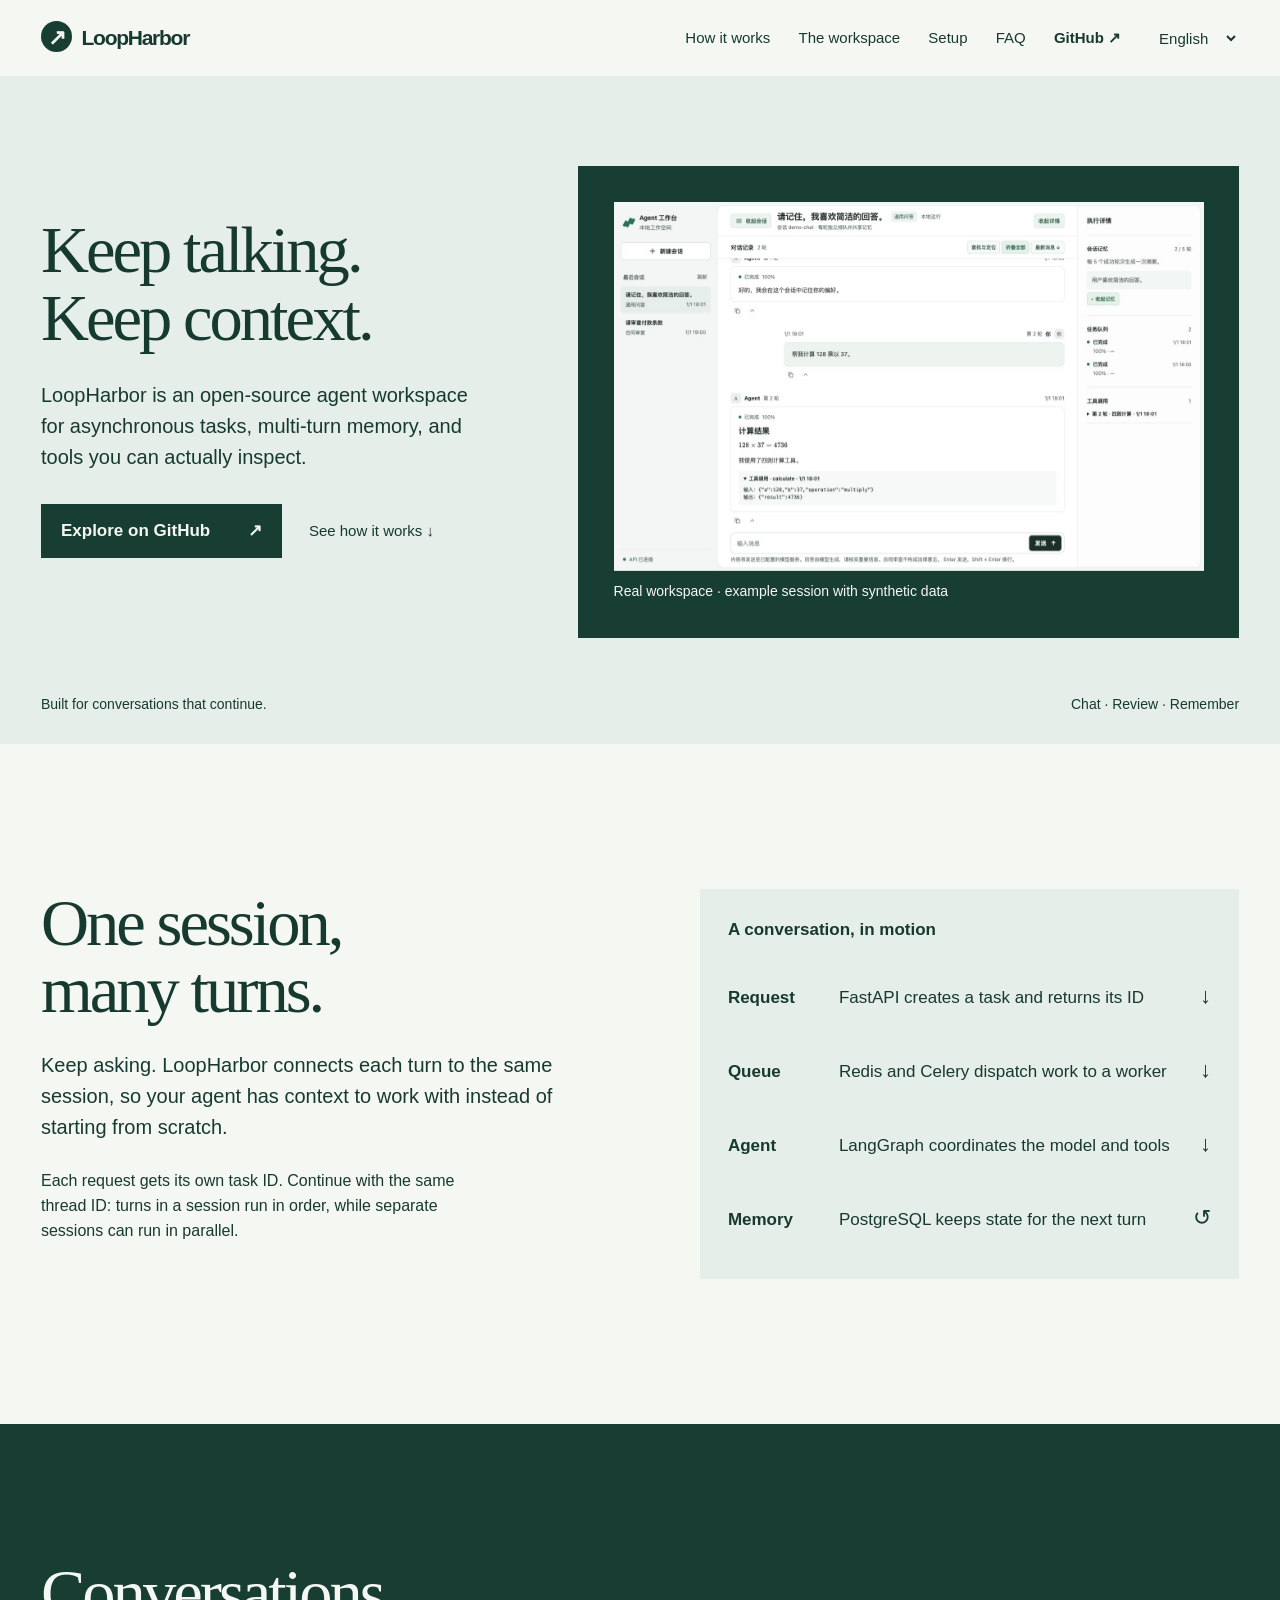
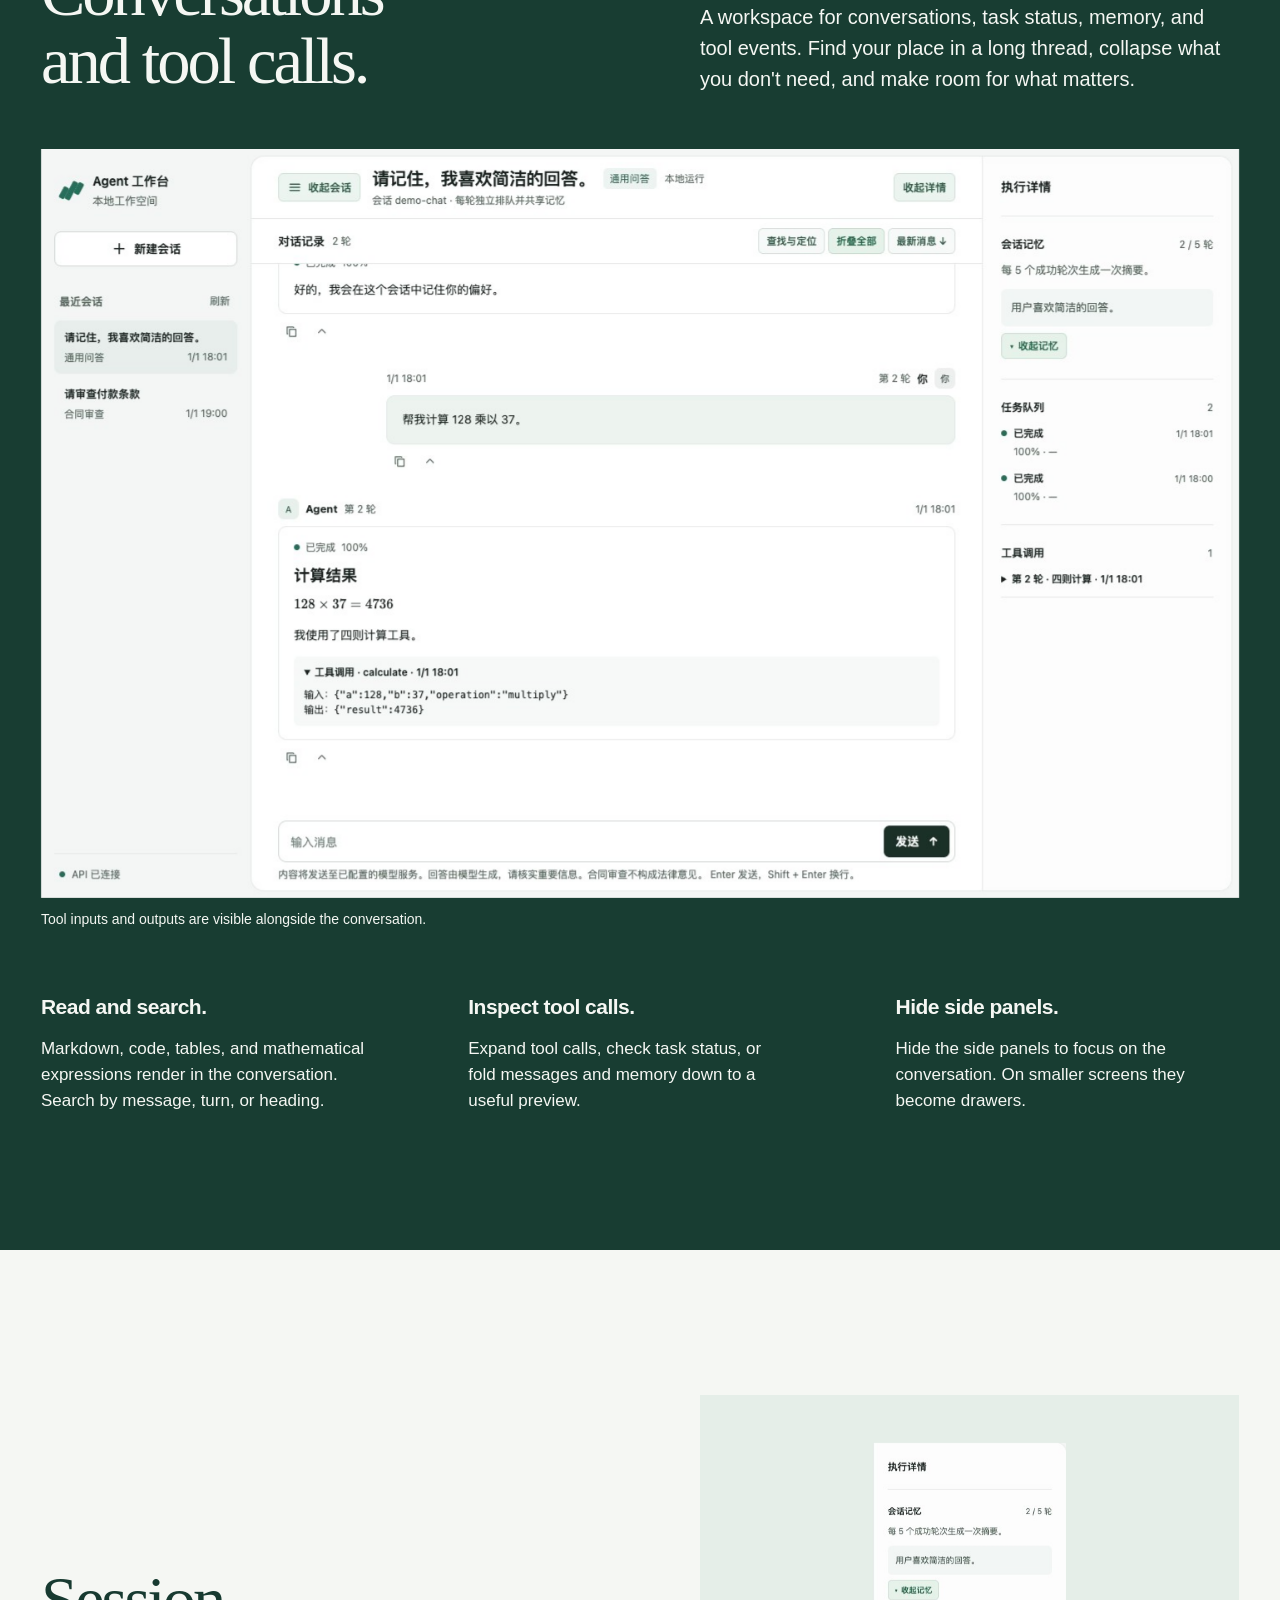
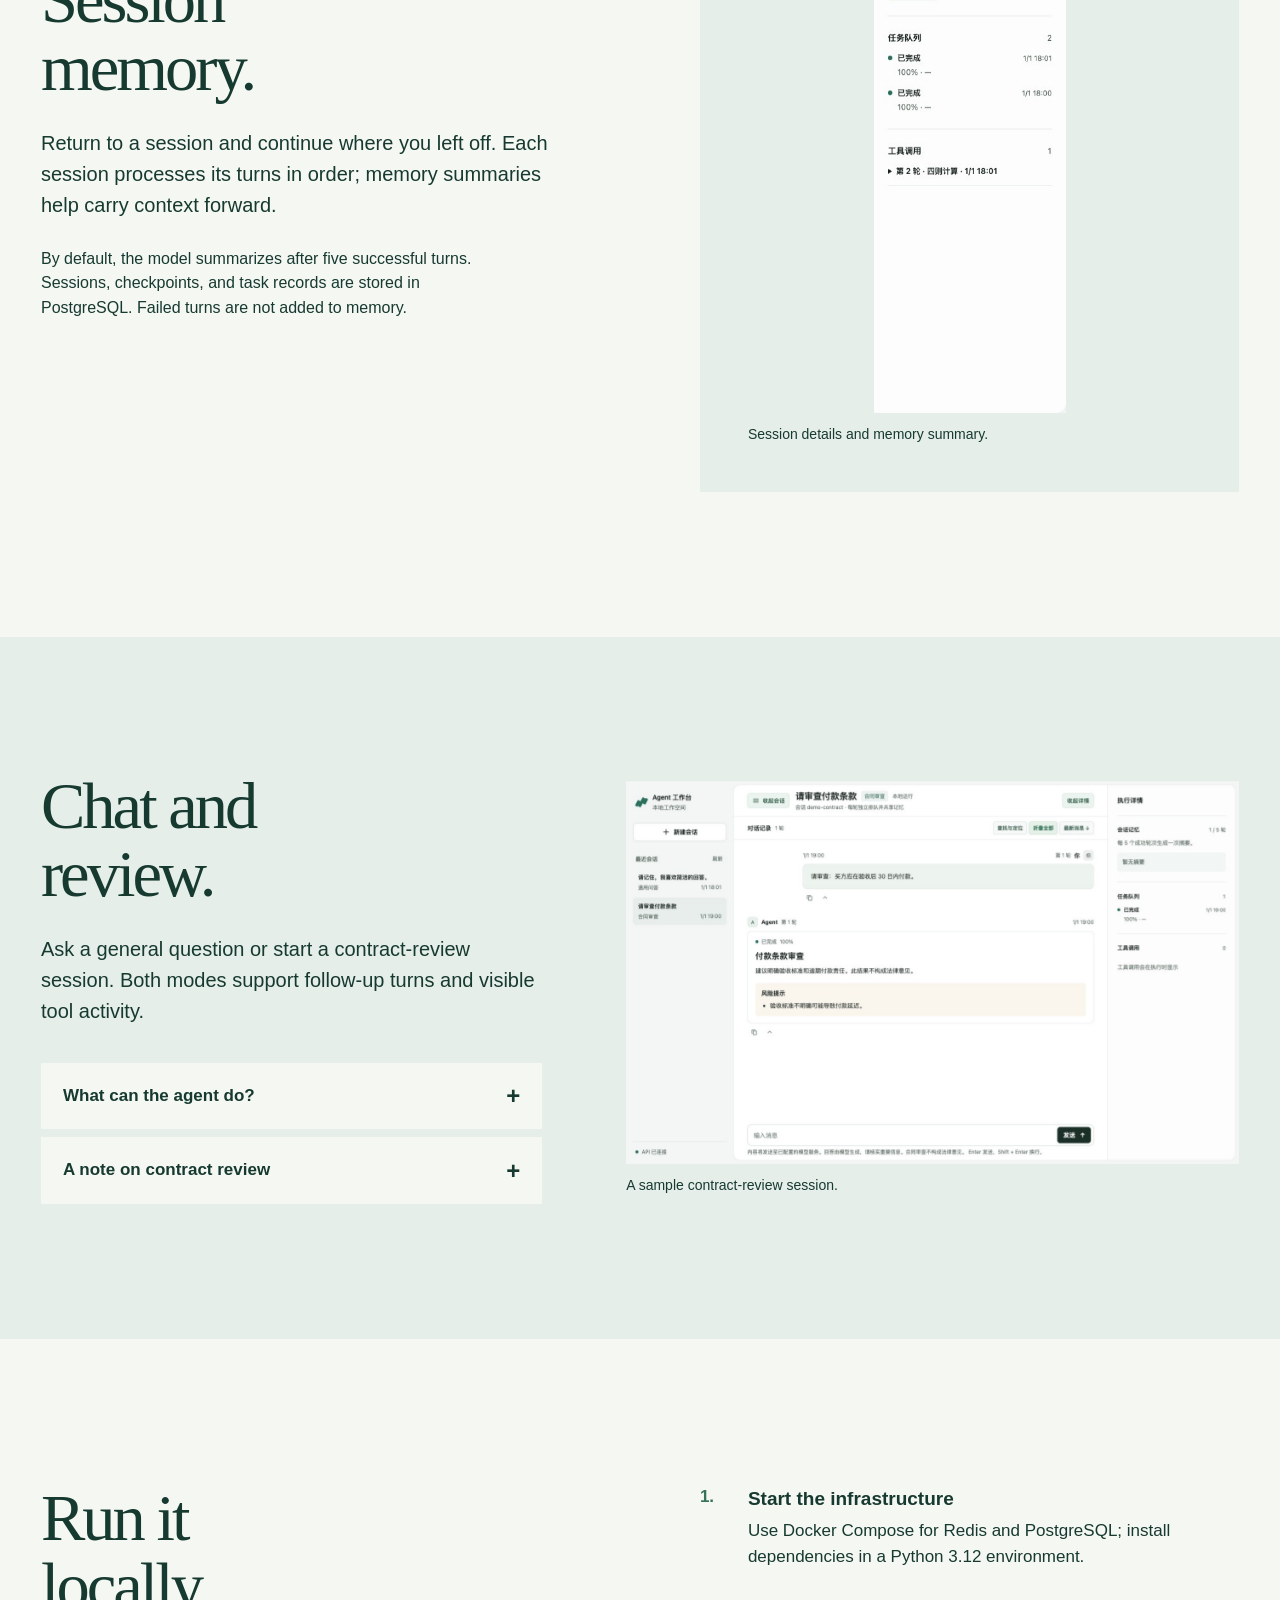
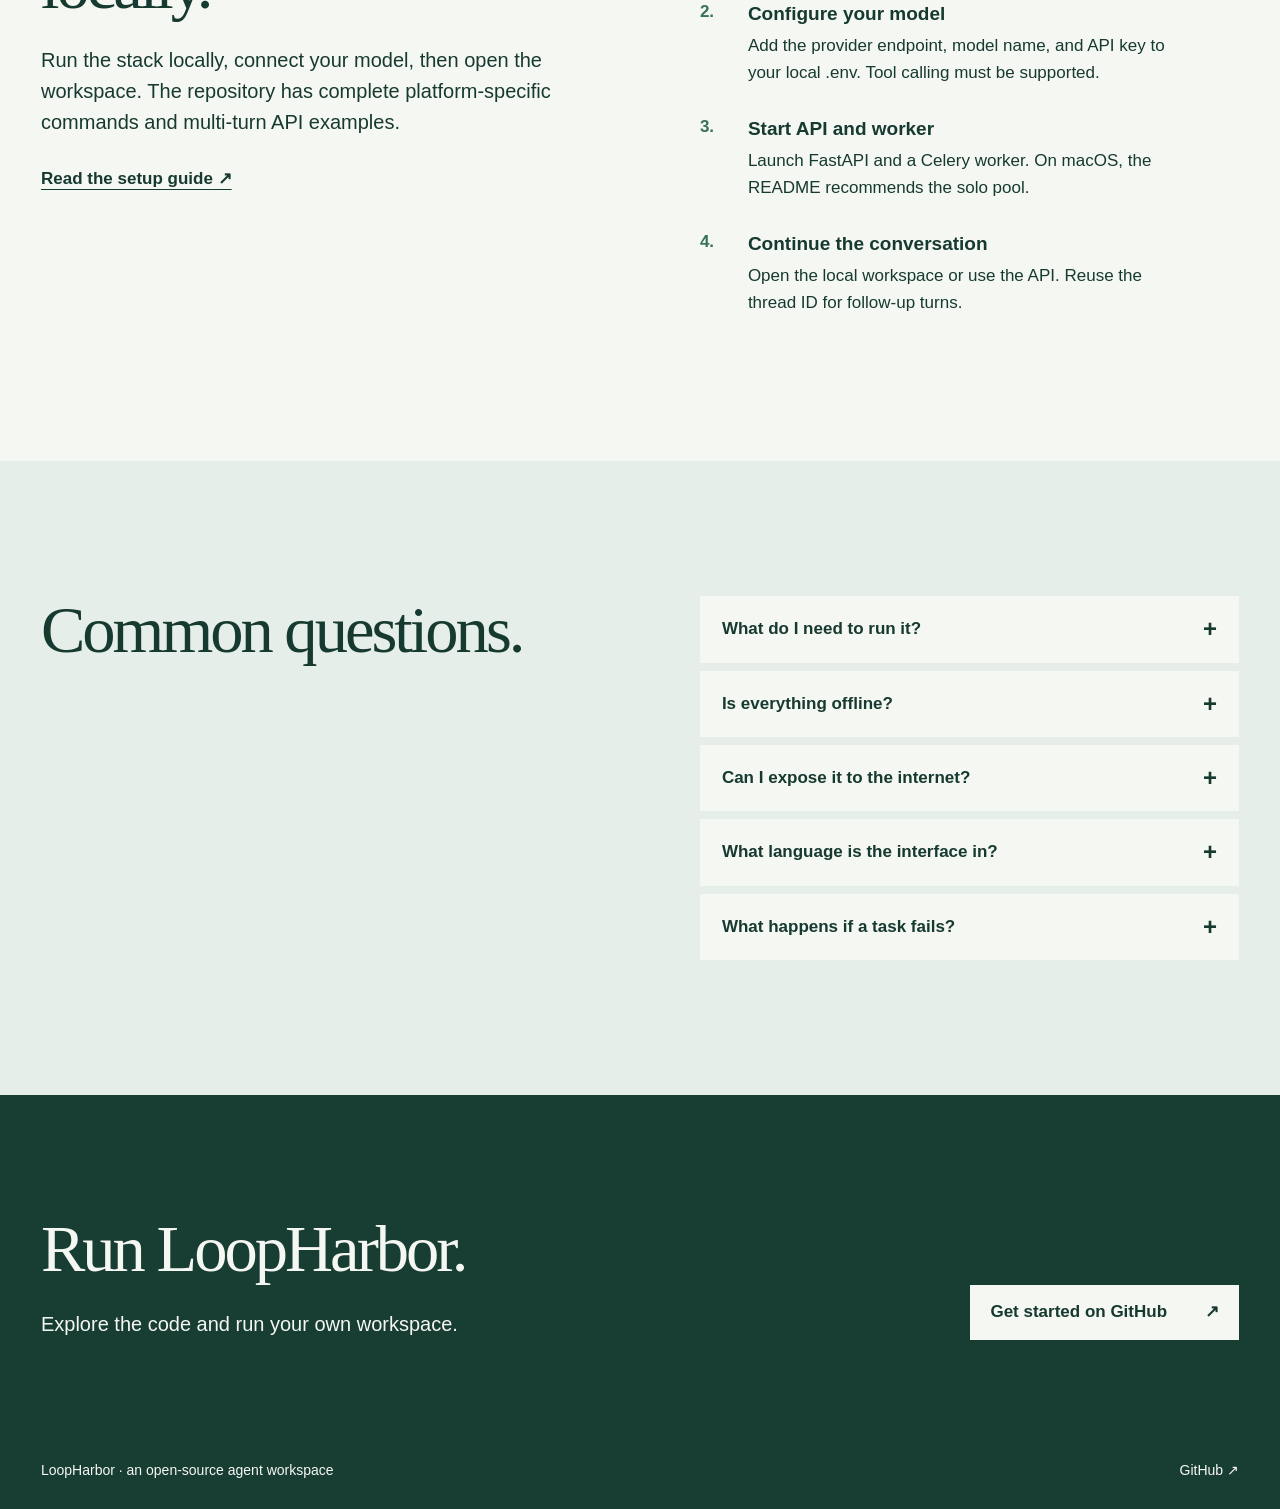
<file: index.html>
<!doctype html>
<html lang="en">
<head>
  <meta charset="utf-8">
  <meta name="viewport" content="width=device-width, initial-scale=1">
  <meta name="description" content="LoopHarbor is an open-source, asynchronous agent workspace with multi-turn memory and observable tool calls.">
  <meta name="theme-color" content="#183d32">
  <title>LoopHarbor — an agent that picks up where you left off</title>
  <link rel="stylesheet" href="style.css">
  <script src="motion.js" defer></script>
  <script src="languages.js" defer></script>
</head>
<body>
  <header class="site-header">
    <a class="brand" href="#top" aria-label="LoopHarbor, back to top" data-i18n-aria="home"><span class="brand-mark" aria-hidden="true">↗</span> LoopHarbor</a>
    <nav aria-label="Main navigation" data-i18n-aria="navigation">
      <a href="#how" data-i18n="navHow">How it works</a>
      <a href="#workspace" data-i18n="navWorkspace">The workspace</a>
      <a href="#start" data-i18n="navStart">Setup</a>
      <a href="#faq" data-i18n="navFaq">FAQ</a>
      <a class="nav-github" href="https://github.com/jimmyken/LoopHarbor">GitHub <span aria-hidden="true">↗</span></a>
    </nav>
    <label class="language-picker"><span class="visually-hidden" data-i18n="language">Language</span>
      <select id="language" aria-label="Language" data-i18n-aria="language" title="Language selection requires JavaScript" disabled>
        <option value="en" lang="en">English</option>
        <option value="zh" lang="zh">简体中文</option>
        <option value="ja" lang="ja">日本語</option>
        <option value="de" lang="de">Deutsch</option>
      </select>
    </label>
  </header>

  <main id="top">
    <section class="hero">
      <div class="hero-copy">
        <h1><span data-i18n="heroTitle1">Keep talking.</span><br><span data-i18n="heroTitle2">Keep context.</span></h1>
        <p data-i18n="heroText">LoopHarbor is an open-source agent workspace for asynchronous tasks, multi-turn memory, and tools you can actually inspect.</p>
        <a class="button button-light" href="https://github.com/jimmyken/LoopHarbor"><span data-i18n="heroCta">Explore on GitHub</span> <span aria-hidden="true">↗</span></a>
        <a class="hero-link" href="#how"><span data-i18n="heroLink">See how it works</span> <span aria-hidden="true">↓</span></a>
      </div>
      <figure class="hero-image" data-ui>
        <img src="assets/workspace.jpg" alt="LoopHarbor workspace showing a conversation, a calculator tool call, and session details in Chinese" data-i18n-alt="workspaceAlt" width="1440" height="900">
        <figcaption data-i18n="heroCaption">Real workspace · example session with synthetic data</figcaption>
      </figure>
      <div class="hero-bottom"><span data-i18n="heroFoot">Built for conversations that continue.</span><span data-i18n="heroTags">Chat · Review · Remember</span></div>
    </section>

    <section class="intro section-wrap" id="how">
      <div>
        <h2><span data-i18n="introTitle1">One session,</span><br><span data-i18n="introTitle2">many turns.</span></h2>
        <p data-i18n="introText">Keep asking. LoopHarbor connects each turn to the same session, so your agent has context to work with instead of starting from scratch.</p>
        <p class="intro-detail" data-i18n="introDetail">Each request gets its own task ID. Continue with the same thread ID: turns in a session run in order, while separate sessions can run in parallel.</p>
      </div>
      <div class="loop-diagram">
        <div class="loop-heading" data-i18n="loopTitle">A conversation, in motion</div>
        <div class="loop-step"><strong data-i18n="loopRequest">Request</strong><span data-i18n="loopRequestText">FastAPI creates a task and returns its ID</span><span aria-hidden="true">↓</span></div>
        <div class="loop-step"><strong data-i18n="loopQueue">Queue</strong><span data-i18n="loopQueueText">Redis and Celery dispatch work to a worker</span><span aria-hidden="true">↓</span></div>
        <div class="loop-step"><strong data-i18n="loopAgent">Agent</strong><span data-i18n="loopAgentText">LangGraph coordinates the model and tools</span><span aria-hidden="true">↓</span></div>
        <div class="loop-step"><strong data-i18n="loopMemory">Memory</strong><span data-i18n="loopMemoryText">PostgreSQL keeps state for the next turn</span><span aria-hidden="true">↺</span></div>
      </div>
    </section>

    <section class="workspace-section" id="workspace">
      <div class="section-wrap workspace-heading">
        <h2><span data-i18n="workspaceTitle1">Conversations</span><br><span data-i18n="workspaceTitle2">and tool calls.</span></h2>
        <p data-i18n="workspaceText">A workspace for conversations, task status, memory, and tool events. Find your place in a long thread, collapse what you don't need, and make room for what matters.</p>
      </div>
      <figure class="wide-shot section-wrap" data-ui>
        <img src="assets/tool-call.jpg" alt="Example conversation with a calculator tool event expanded in the LoopHarbor workspace" data-i18n-alt="toolAlt" width="1440" height="900" loading="lazy">
        <figcaption data-i18n="toolCaption">Tool inputs and outputs are visible alongside the conversation.</figcaption>
      </figure>
      <div class="section-wrap capabilities">
        <div><h3 data-i18n="readTitle">Read and search.</h3><p data-i18n="readText">Markdown, code, tables, and mathematical expressions render in the conversation. Search by message, turn, or heading.</p></div>
        <div><h3 data-i18n="trailTitle">Inspect tool calls.</h3><p data-i18n="trailText">Expand tool calls, check task status, or fold messages and memory down to a useful preview.</p></div>
        <div><h3 data-i18n="spaceTitle">Hide side panels.</h3><p data-i18n="spaceText">Hide the side panels to focus on the conversation. On smaller screens they become drawers.</p></div>
      </div>
    </section>

    <section class="memory-section section-wrap">
      <div class="memory-copy">
        <h2><span data-i18n="memoryTitle1">Session</span><br><span data-i18n="memoryTitle2">memory.</span></h2>
        <p data-i18n="memoryText">Return to a session and continue where you left off. Each session processes its turns in order; memory summaries help carry context forward.</p>
        <p class="small-note" data-i18n="memoryDetail">By default, the model summarizes after five successful turns. Sessions, checkpoints, and task records are stored in PostgreSQL. Failed turns are not added to memory.</p>
      </div>
      <figure class="memory-shot" data-ui>
        <img src="assets/memory.jpg" alt="Session details panel showing a sample memory summary and task queue in Chinese" data-i18n-alt="memoryAlt" width="300" height="882" loading="lazy">
        <figcaption data-i18n="memoryCaption">Session details and memory summary.</figcaption>
      </figure>
    </section>

    <section class="review-section">
      <div class="section-wrap review-grid">
        <div>
          <h2><span data-i18n="reviewTitle1">Chat and</span><br><span data-i18n="reviewTitle2">review.</span></h2>
          <p data-i18n="reviewText">Ask a general question or start a contract-review session. Both modes support follow-up turns and visible tool activity.</p>
          <details>
            <summary><span data-i18n="agentQuestion">What can the agent do?</span> <span aria-hidden="true">+</span></summary>
            <p data-i18n="agentAnswer">It can use arithmetic and worker-local date and time tools, then continue its response. A configured OpenAI-compatible model with tool calling is required.</p>
          </details>
          <details>
            <summary><span data-i18n="legalQuestion">A note on contract review</span> <span aria-hidden="true">+</span></summary>
            <p data-i18n="legalAnswer">Review output is for reference only and is not legal advice. Verify important conclusions with a qualified professional.</p>
          </details>
        </div>
        <figure class="review-shot" data-ui>
          <img src="assets/contract.jpg" alt="Contract review example showing a payment clause and a risk note in Chinese" data-i18n-alt="contractAlt" width="1440" height="900" loading="lazy">
          <figcaption data-i18n="contractCaption">A sample contract-review session.</figcaption>
        </figure>
      </div>
    </section>

    <section class="start section-wrap" id="start">
      <div class="start-heading">
        <h2><span data-i18n="startTitle1">Run it</span><br><span data-i18n="startTitle2">locally.</span></h2>
        <p data-i18n="startText">Run the stack locally, connect your model, then open the workspace. The repository has complete platform-specific commands and multi-turn API examples.</p>
        <a class="text-link" href="https://github.com/jimmyken/LoopHarbor#readme"><span data-i18n="startLink">Read the setup guide</span> ↗</a>
      </div>
      <ol class="start-list">
        <li><strong data-i18n="setup1">Start the infrastructure</strong><span data-i18n="setup1Text">Use Docker Compose for Redis and PostgreSQL; install dependencies in a Python 3.12 environment.</span></li>
        <li><strong data-i18n="setup2">Configure your model</strong><span data-i18n="setup2Text">Add the provider endpoint, model name, and API key to your local .env. Tool calling must be supported.</span></li>
        <li><strong data-i18n="setup3">Start API and worker</strong><span data-i18n="setup3Text">Launch FastAPI and a Celery worker. On macOS, the README recommends the solo pool.</span></li>
        <li><strong data-i18n="setup4">Continue the conversation</strong><span data-i18n="setup4Text">Open the local workspace or use the API. Reuse the thread ID for follow-up turns.</span></li>
      </ol>
    </section>

    <section class="faq section-wrap" id="faq">
      <h2 data-i18n="faqTitle">Common questions.</h2>
      <div>
        <details><summary><span data-i18n="faq1">What do I need to run it?</span> <span aria-hidden="true">+</span></summary><p data-i18n="faq1Text">Python 3.12, Docker and Docker Compose, and a configured OpenAI-compatible model provider that supports tools and tool calls. Follow the setup instructions in the repository.</p></details>
        <details><summary><span data-i18n="faq2">Is everything offline?</span> <span aria-hidden="true">+</span></summary><p data-i18n="faq2Text">No. The workspace runs locally, but model inputs are sent to your configured provider. Review its privacy and data-use terms before submitting sensitive information.</p></details>
        <details><summary><span data-i18n="faq3">Can I expose it to the internet?</span> <span aria-hidden="true">+</span></summary><p data-i18n="faq3Text">Not as-is. The API and UI have no authentication and are intended for local use only. Other local processes may still access them.</p></details>
        <details><summary><span data-i18n="faq4">What language is the interface in?</span> <span aria-hidden="true">+</span></summary><p data-i18n="faq4Text">The current workspace, prompts, error messages, and memory summaries are in Chinese. Documentation is available in Chinese, English, Japanese, and German.</p></details>
        <details><summary><span data-i18n="faq5">What happens if a task fails?</span> <span aria-hidden="true">+</span></summary><p data-i18n="faq5Text">A model configuration error or failed request marks the task as failed rather than silently switching to a local fallback. Later turns can continue, but the failed turn is not added to memory.</p></details>
      </div>
    </section>

    <section class="closing">
      <div class="section-wrap closing-content">
        <div><h2 data-i18n="closingTitle">Run LoopHarbor.</h2><p data-i18n="closingText">Explore the code and run your own workspace.</p></div>
        <a class="button button-light" href="https://github.com/jimmyken/LoopHarbor"><span data-i18n="closingCta">Get started on GitHub</span> <span aria-hidden="true">↗</span></a>
      </div>
      <footer class="section-wrap"><span data-i18n="footer">LoopHarbor · an open-source agent workspace</span><a href="https://github.com/jimmyken/LoopHarbor">GitHub ↗</a></footer>
    </section>
  </main>
</body>
</html>
</file>
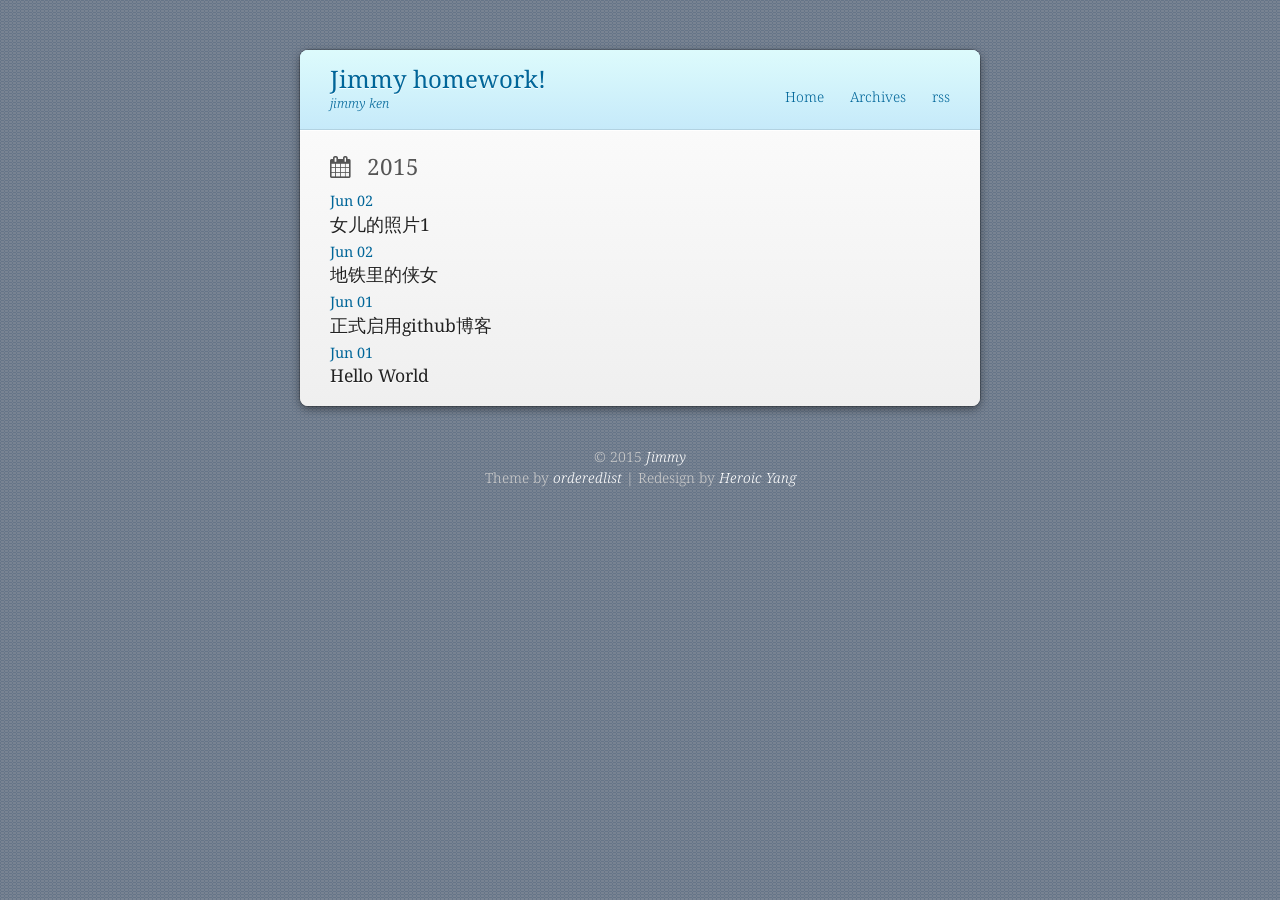
<file: archives/index.html>
<!DOCTYPE HTML>
<html>
<head>
  <meta charset="utf-8">
  <meta http-equiv="X-UA-Compatible" content="chrome=1">
  
  <title>归档 | Jimmy homework!</title>
  <meta name="viewport" content="width=device-width, initial-scale=1, maximum-scale=1, user-scalable=no">
  
    <meta name="author" content="Jimmy">
  
  
  <meta name="description" content="记录一些点滴">
<meta property="og:type" content="website">
<meta property="og:title" content="Jimmy homework!">
<meta property="og:url" content="http://jimmyken.com/archives/index.html">
<meta property="og:site_name" content="Jimmy homework!">
<meta property="og:description" content="记录一些点滴">
<meta name="twitter:card" content="summary">
<meta name="twitter:title" content="Jimmy homework!">
<meta name="twitter:description" content="记录一些点滴">
  
  
    <link rel="icon" type="image/x-icon" href="/favicon.ico">
  
  <link rel="stylesheet" href="/css/style.css" type="text/css">
  <!--[if lt IE 9]><script src="//html5shiv.googlecode.com/svn/trunk/html5.js"></script><![endif]-->
  
</head>

<body>
  <div class="wrapper">
    <header id="header">
  <div class="title">
    <h1><a href="/">Jimmy homework!</a></h1>
    <p><a href="/">jimmy ken</a></p>
  </div>
  <nav class="nav">
    <ul>
      
        <li><a href="/">Home</a></li>
      
        <li><a href="/archives">Archives</a></li>
      
        <li><a href="/atom.xml">rss</a></li>
      
      
    </ul>
    <div class="clearfix"></div>
  </nav>
  <div class="clearfix"></div>
</header>
    <div class="content">




  
  
    
    
      
      
      <section class="archives-wrapper">
        
        <h2 class="archives-title archives-year">
          <a href="/archives/2015">2015</a>
        </h2>
        
        <div class="archives">
    
    <article class="photo">
  <header>
    <a href="/2015/06/02/女儿的照片1/">
  <time datetime="2015-06-02T01:39:25.000Z">
    Jun 02
  </time>
</a>
    
  
    <h1 class="title"><a href="/2015/06/02/女儿的照片1/">女儿的照片1</a></h1>
  

  </header>
</article>
  
    
    
    <article class="post">
  <header>
    <a href="/2015/06/02/地铁里的侠女/">
  <time datetime="2015-06-02T00:57:56.000Z">
    Jun 02
  </time>
</a>
    
  
    <h1 class="title"><a href="/2015/06/02/地铁里的侠女/">地铁里的侠女</a></h1>
  

  </header>
</article>
  
    
    
    <article class="post">
  <header>
    <a href="/2015/06/01/正式启用github博客/">
  <time datetime="2015-06-01T10:17:54.000Z">
    Jun 01
  </time>
</a>
    
  
    <h1 class="title"><a href="/2015/06/01/正式启用github博客/">正式启用github博客</a></h1>
  

  </header>
</article>
  
    
    
    <article class="post">
  <header>
    <a href="/2015/06/01/hello-world/">
  <time datetime="2015-06-01T08:57:48.000Z">
    Jun 01
  </time>
</a>
    
  
    <h1 class="title"><a href="/2015/06/01/hello-world/">Hello World</a></h1>
  

  </header>
</article>
  
  
    </div></section>
  

</div>
  </div>
  <footer id="footer"><div class="copyright">
  
  &copy; 2015 <a href="/">Jimmy</a>
  
</div>
<div class="theme-copyright">
  Theme by <a href="https://github.com/orderedlist" target="_blank">orderedlist</a>
   | 
  Redesign by <a href="http://heroicyang.com/" target="_blank">Heroic Yang</a>
</div>
<div class="clearfix"></div></footer>
  <script src="//ajax.googleapis.com/ajax/libs/jquery/1.8/jquery.min.js"></script>
<script src="/js/scale.fix.js"></script>
<script src="/js/jquery.imagesloaded.min.js"></script>
<script src="/js/gallery.js"></script>




<link rel="stylesheet" href="/fancybox/jquery.fancybox.css" media="screen" type="text/css">
<script src="/fancybox/jquery.fancybox.pack.js"></script>
<script type="text/javascript">
  (function($){
    $('.fancybox').fancybox();
  })(jQuery);
</script>

</body>
</html>
</file>
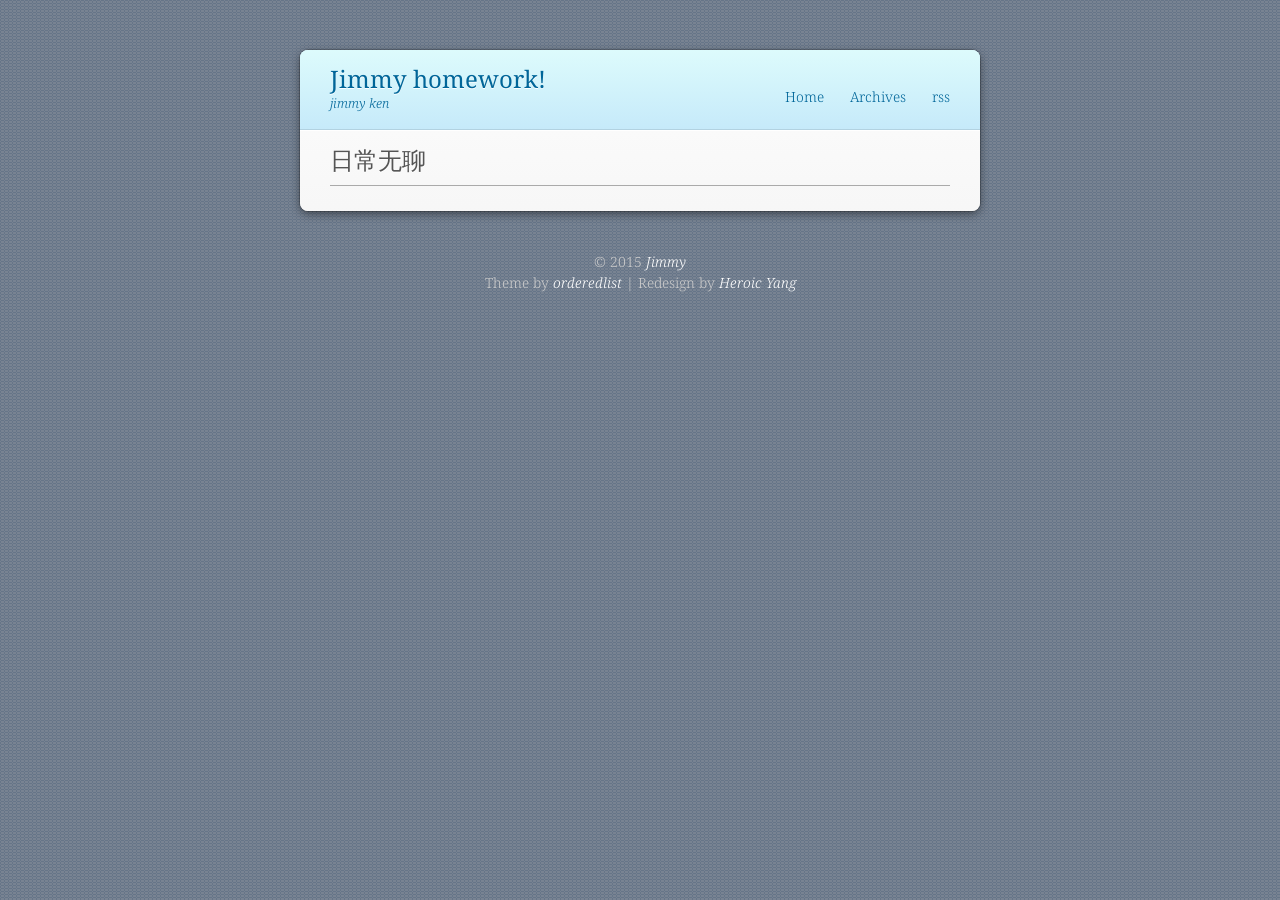
<file: 日常无聊/index.html>
<!DOCTYPE HTML>
<html>
<head>
  <meta charset="utf-8">
  <meta http-equiv="X-UA-Compatible" content="chrome=1">
  
  <title>日常无聊 | Jimmy homework!</title>
  <meta name="viewport" content="width=device-width, initial-scale=1, maximum-scale=1, user-scalable=no">
  
    <meta name="author" content="Jimmy">
  
  
  <meta name="description" content="记录一些点滴">
<meta property="og:type" content="website">
<meta property="og:title" content="日常无聊">
<meta property="og:url" content="http://jimmyken.com/日常无聊/index.html">
<meta property="og:site_name" content="Jimmy homework!">
<meta property="og:description" content="记录一些点滴">
<meta property="og:updated_time" content="2015-06-02T00:55:54.000Z">
<meta name="twitter:card" content="summary">
<meta name="twitter:title" content="日常无聊">
<meta name="twitter:description" content="记录一些点滴">
  
  
    <link rel="icon" type="image/x-icon" href="/favicon.ico">
  
  <link rel="stylesheet" href="/css/style.css" type="text/css">
  <!--[if lt IE 9]><script src="//html5shiv.googlecode.com/svn/trunk/html5.js"></script><![endif]-->
  
</head>

<body>
  <div class="wrapper">
    <header id="header">
  <div class="title">
    <h1><a href="/">Jimmy homework!</a></h1>
    <p><a href="/">jimmy ken</a></p>
  </div>
  <nav class="nav">
    <ul>
      
        <li><a href="/">Home</a></li>
      
        <li><a href="/archives">Archives</a></li>
      
        <li><a href="/atom.xml">rss</a></li>
      
      
    </ul>
    <div class="clearfix"></div>
  </nav>
  <div class="clearfix"></div>
</header>
    <div class="content"><article class="page">
  <header>
    
    
  
    <h1 class="title">日常无聊</h1>
  

  </header>
  
  <div class="entry">
    
      
    
  </div>
  <footer>
    
      
      
    
    <div class="clearfix"></div>
  </footer>
</article>


  <section id="comments">
    <!-- 多说评论框 start -->
    <div class="ds-thread" data-thread-key="page-undefined" data-title="日常无聊" data-url="http://jimmyken.com/日常无聊/index.html"></div>
    <!-- 多说评论框 end -->
    <!-- 多说公共JS代码 start (一个网页只需插入一次) -->
    <script type="text/javascript">
    var duoshuoQuery = {short_name:'jimmyken'};
      (function() {
        var ds = document.createElement('script');
        ds.type = 'text/javascript';ds.async = true;
        ds.src = (document.location.protocol == 'https:' ? 'https:' : 'http:') + '//static.duoshuo.com/embed.js';
        ds.charset = 'UTF-8';
        (document.getElementsByTagName('head')[0] 
         || document.getElementsByTagName('body')[0]).appendChild(ds);
      })();
      </script>
    <!-- 多说公共JS代码 end -->
  </section>
  
</div>
  </div>
  <footer id="footer"><div class="copyright">
  
  &copy; 2015 <a href="/">Jimmy</a>
  
</div>
<div class="theme-copyright">
  Theme by <a href="https://github.com/orderedlist" target="_blank">orderedlist</a>
   | 
  Redesign by <a href="http://heroicyang.com/" target="_blank">Heroic Yang</a>
</div>
<div class="clearfix"></div></footer>
  <script src="//ajax.googleapis.com/ajax/libs/jquery/1.8/jquery.min.js"></script>
<script src="/js/scale.fix.js"></script>
<script src="/js/jquery.imagesloaded.min.js"></script>
<script src="/js/gallery.js"></script>




<link rel="stylesheet" href="/fancybox/jquery.fancybox.css" media="screen" type="text/css">
<script src="/fancybox/jquery.fancybox.pack.js"></script>
<script type="text/javascript">
  (function($){
    $('.fancybox').fancybox();
  })(jQuery);
</script>

</body>
</html>
</file>
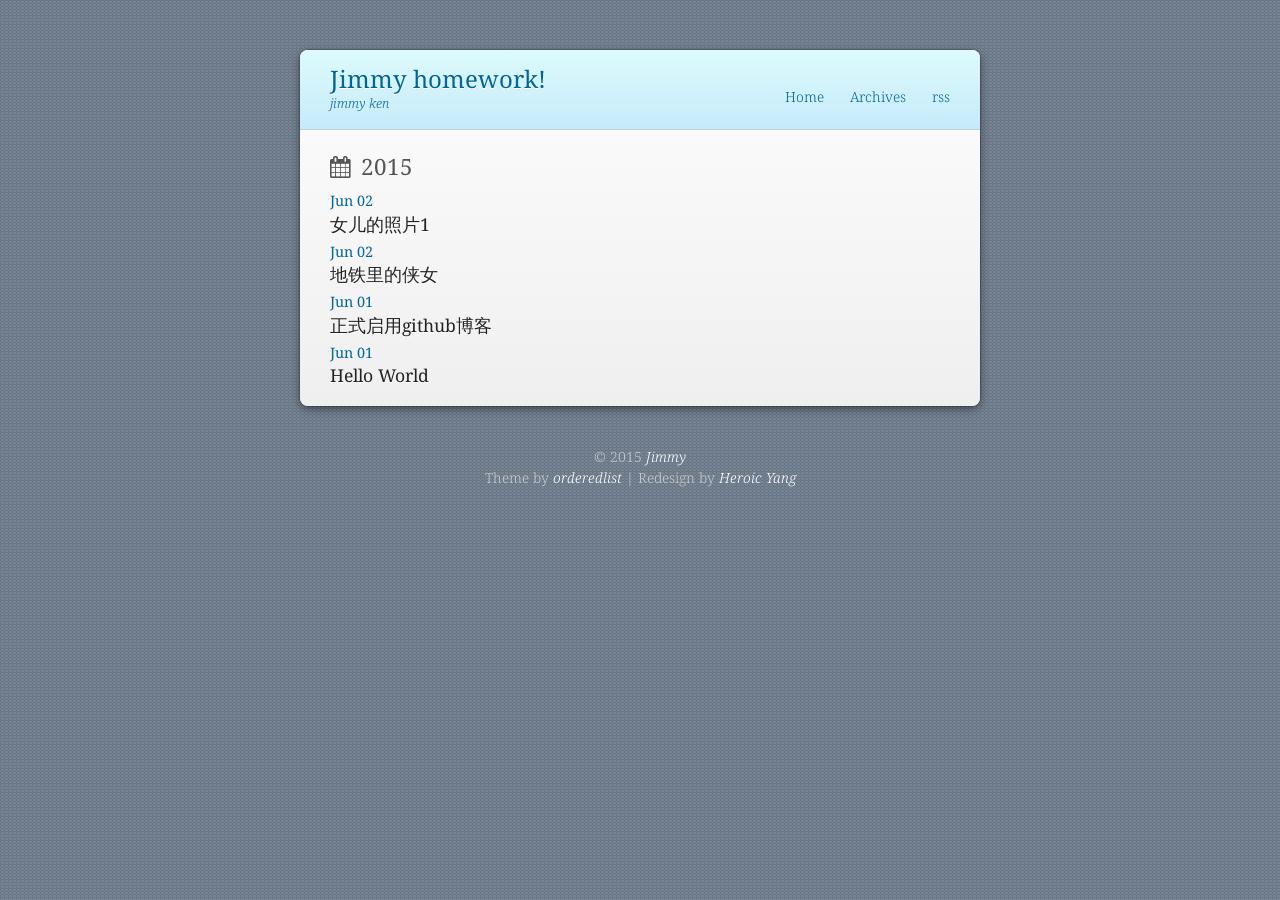
<file: archives/2015/index.html>
<!DOCTYPE HTML>
<html>
<head>
  <meta charset="utf-8">
  <meta http-equiv="X-UA-Compatible" content="chrome=1">
  
  <title>归档: 2015 | Jimmy homework!</title>
  <meta name="viewport" content="width=device-width, initial-scale=1, maximum-scale=1, user-scalable=no">
  
    <meta name="author" content="Jimmy">
  
  
  <meta name="description" content="记录一些点滴">
<meta property="og:type" content="website">
<meta property="og:title" content="Jimmy homework!">
<meta property="og:url" content="http://jimmyken.com/archives/2015/index.html">
<meta property="og:site_name" content="Jimmy homework!">
<meta property="og:description" content="记录一些点滴">
<meta name="twitter:card" content="summary">
<meta name="twitter:title" content="Jimmy homework!">
<meta name="twitter:description" content="记录一些点滴">
  
  
    <link rel="icon" type="image/x-icon" href="/favicon.ico">
  
  <link rel="stylesheet" href="/css/style.css" type="text/css">
  <!--[if lt IE 9]><script src="//html5shiv.googlecode.com/svn/trunk/html5.js"></script><![endif]-->
  
</head>

<body>
  <div class="wrapper">
    <header id="header">
  <div class="title">
    <h1><a href="/">Jimmy homework!</a></h1>
    <p><a href="/">jimmy ken</a></p>
  </div>
  <nav class="nav">
    <ul>
      
        <li><a href="/">Home</a></li>
      
        <li><a href="/archives">Archives</a></li>
      
        <li><a href="/atom.xml">rss</a></li>
      
      
    </ul>
    <div class="clearfix"></div>
  </nav>
  <div class="clearfix"></div>
</header>
    <div class="content">


<h2 class="archives-title"><span>2015</span></h2>



  
  
    
    
      
      
      <section class="archives-wrapper">
        
        <div class="archives">
    
    <article class="photo">
  <header>
    <a href="/2015/06/02/女儿的照片1/">
  <time datetime="2015-06-02T01:39:25.000Z">
    Jun 02
  </time>
</a>
    
  
    <h1 class="title"><a href="/2015/06/02/女儿的照片1/">女儿的照片1</a></h1>
  

  </header>
</article>
  
    
    
    <article class="post">
  <header>
    <a href="/2015/06/02/地铁里的侠女/">
  <time datetime="2015-06-02T00:57:56.000Z">
    Jun 02
  </time>
</a>
    
  
    <h1 class="title"><a href="/2015/06/02/地铁里的侠女/">地铁里的侠女</a></h1>
  

  </header>
</article>
  
    
    
    <article class="post">
  <header>
    <a href="/2015/06/01/正式启用github博客/">
  <time datetime="2015-06-01T10:17:54.000Z">
    Jun 01
  </time>
</a>
    
  
    <h1 class="title"><a href="/2015/06/01/正式启用github博客/">正式启用github博客</a></h1>
  

  </header>
</article>
  
    
    
    <article class="post">
  <header>
    <a href="/2015/06/01/hello-world/">
  <time datetime="2015-06-01T08:57:48.000Z">
    Jun 01
  </time>
</a>
    
  
    <h1 class="title"><a href="/2015/06/01/hello-world/">Hello World</a></h1>
  

  </header>
</article>
  
  
    </div></section>
  

</div>
  </div>
  <footer id="footer"><div class="copyright">
  
  &copy; 2015 <a href="/">Jimmy</a>
  
</div>
<div class="theme-copyright">
  Theme by <a href="https://github.com/orderedlist" target="_blank">orderedlist</a>
   | 
  Redesign by <a href="http://heroicyang.com/" target="_blank">Heroic Yang</a>
</div>
<div class="clearfix"></div></footer>
  <script src="//ajax.googleapis.com/ajax/libs/jquery/1.8/jquery.min.js"></script>
<script src="/js/scale.fix.js"></script>
<script src="/js/jquery.imagesloaded.min.js"></script>
<script src="/js/gallery.js"></script>




<link rel="stylesheet" href="/fancybox/jquery.fancybox.css" media="screen" type="text/css">
<script src="/fancybox/jquery.fancybox.pack.js"></script>
<script type="text/javascript">
  (function($){
    $('.fancybox').fancybox();
  })(jQuery);
</script>

</body>
</html>
</file>
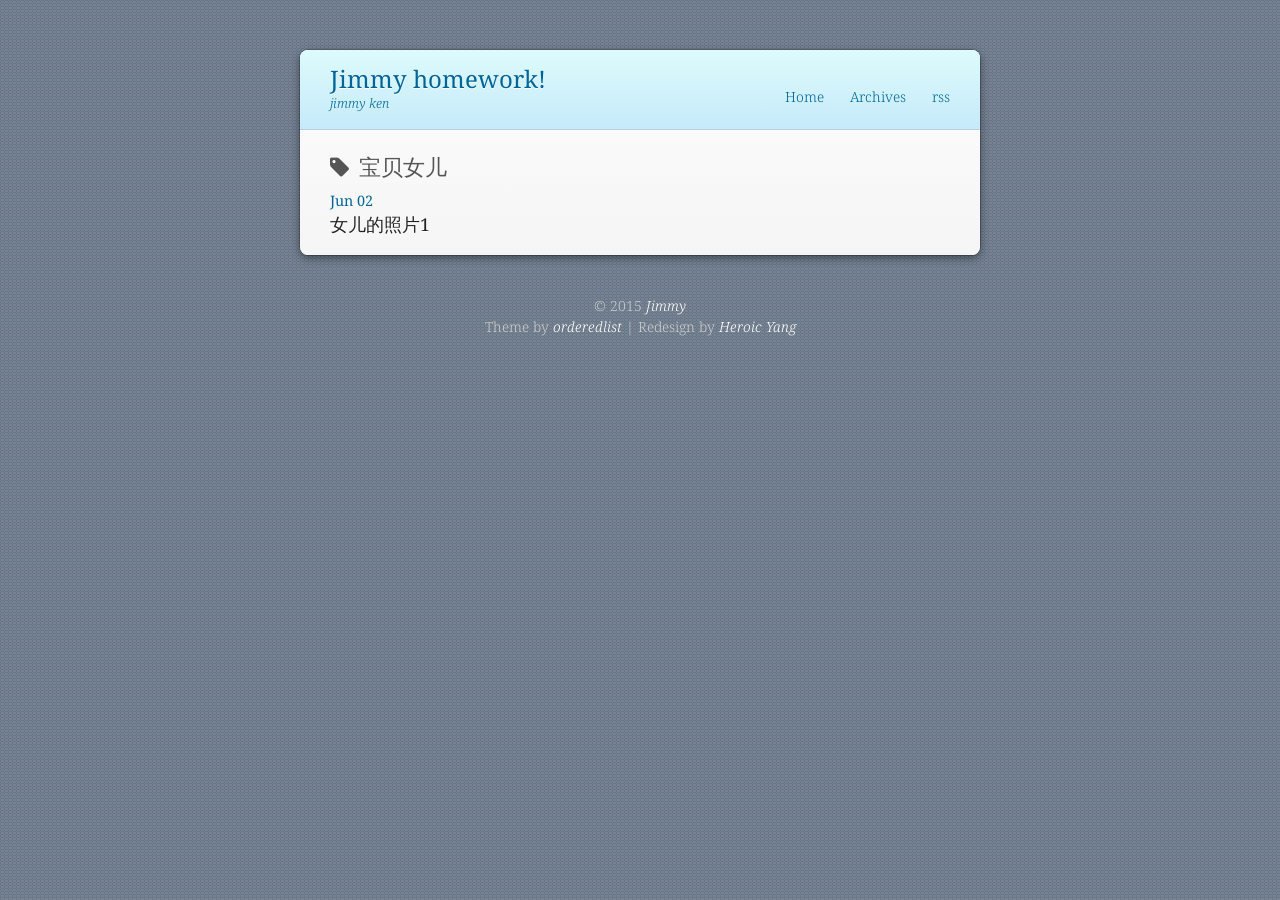
<file: tags/宝贝女儿/index.html>
<!DOCTYPE HTML>
<html>
<head>
  <meta charset="utf-8">
  <meta http-equiv="X-UA-Compatible" content="chrome=1">
  
  <title>标签: 宝贝女儿 | Jimmy homework!</title>
  <meta name="viewport" content="width=device-width, initial-scale=1, maximum-scale=1, user-scalable=no">
  
    <meta name="author" content="Jimmy">
  
  
  <meta name="description" content="记录一些点滴">
<meta property="og:type" content="website">
<meta property="og:title" content="Jimmy homework!">
<meta property="og:url" content="http://jimmyken.com/tags/宝贝女儿/index.html">
<meta property="og:site_name" content="Jimmy homework!">
<meta property="og:description" content="记录一些点滴">
<meta name="twitter:card" content="summary">
<meta name="twitter:title" content="Jimmy homework!">
<meta name="twitter:description" content="记录一些点滴">
  
  
    <link rel="icon" type="image/x-icon" href="/favicon.ico">
  
  <link rel="stylesheet" href="/css/style.css" type="text/css">
  <!--[if lt IE 9]><script src="//html5shiv.googlecode.com/svn/trunk/html5.js"></script><![endif]-->
  
</head>

<body>
  <div class="wrapper">
    <header id="header">
  <div class="title">
    <h1><a href="/">Jimmy homework!</a></h1>
    <p><a href="/">jimmy ken</a></p>
  </div>
  <nav class="nav">
    <ul>
      
        <li><a href="/">Home</a></li>
      
        <li><a href="/archives">Archives</a></li>
      
        <li><a href="/atom.xml">rss</a></li>
      
      
    </ul>
    <div class="clearfix"></div>
  </nav>
  <div class="clearfix"></div>
</header>
    <div class="content">


<h2 class="archives-title tag"><span>宝贝女儿</span></h2>



  
  
    
    
      
      
      <section class="archives-wrapper">
        
        <div class="archives">
    
    <article class="photo">
  <header>
    <a href="/2015/06/02/女儿的照片1/">
  <time datetime="2015-06-02T01:39:25.000Z">
    Jun 02
  </time>
</a>
    
  
    <h1 class="title"><a href="/2015/06/02/女儿的照片1/">女儿的照片1</a></h1>
  

  </header>
</article>
  
  
    </div></section>
  

</div>
  </div>
  <footer id="footer"><div class="copyright">
  
  &copy; 2015 <a href="/">Jimmy</a>
  
</div>
<div class="theme-copyright">
  Theme by <a href="https://github.com/orderedlist" target="_blank">orderedlist</a>
   | 
  Redesign by <a href="http://heroicyang.com/" target="_blank">Heroic Yang</a>
</div>
<div class="clearfix"></div></footer>
  <script src="//ajax.googleapis.com/ajax/libs/jquery/1.8/jquery.min.js"></script>
<script src="/js/scale.fix.js"></script>
<script src="/js/jquery.imagesloaded.min.js"></script>
<script src="/js/gallery.js"></script>




<link rel="stylesheet" href="/fancybox/jquery.fancybox.css" media="screen" type="text/css">
<script src="/fancybox/jquery.fancybox.pack.js"></script>
<script type="text/javascript">
  (function($){
    $('.fancybox').fancybox();
  })(jQuery);
</script>

</body>
</html>
</file>
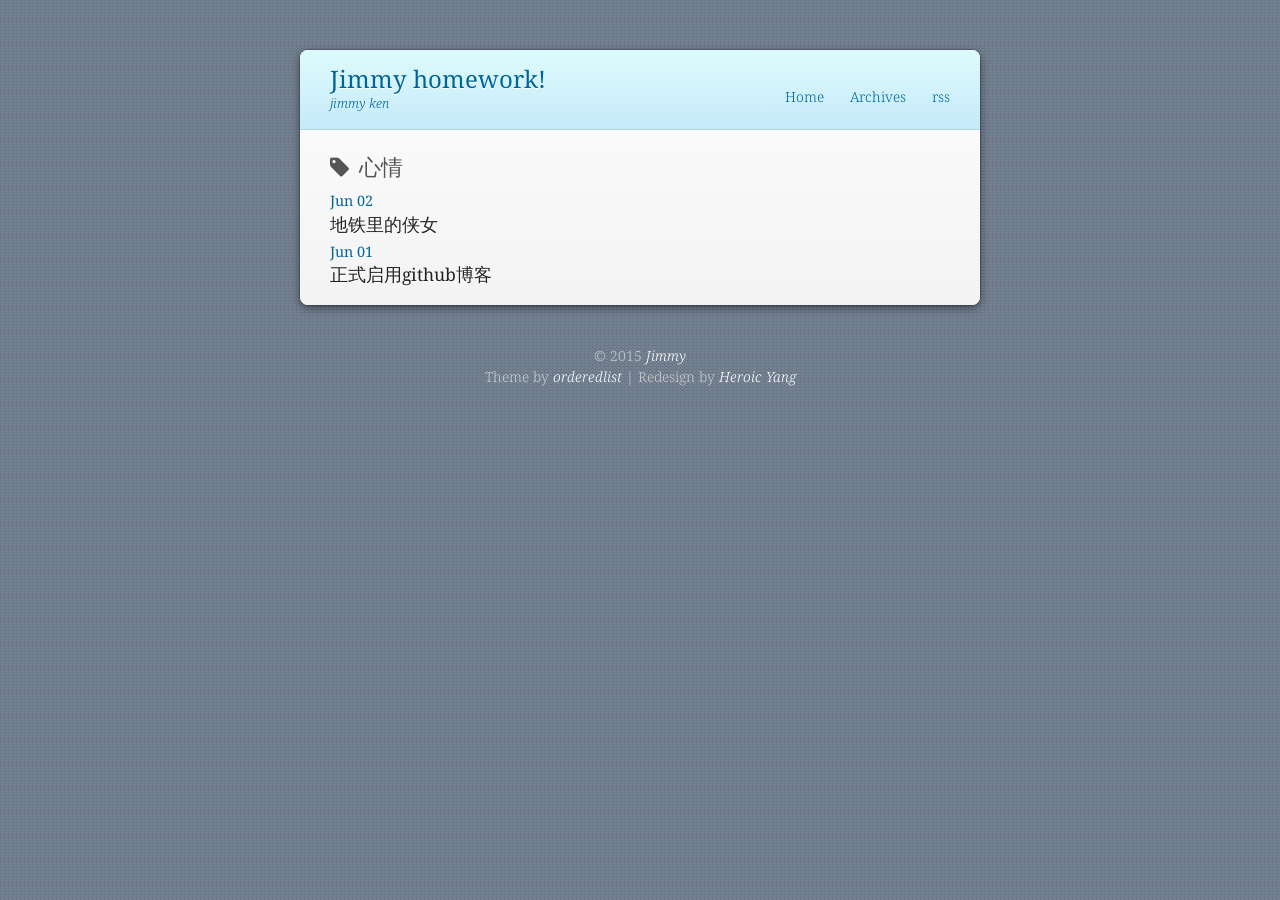
<file: tags/心情/index.html>
<!DOCTYPE HTML>
<html>
<head>
  <meta charset="utf-8">
  <meta http-equiv="X-UA-Compatible" content="chrome=1">
  
  <title>标签: 心情 | Jimmy homework!</title>
  <meta name="viewport" content="width=device-width, initial-scale=1, maximum-scale=1, user-scalable=no">
  
    <meta name="author" content="Jimmy">
  
  
  <meta name="description" content="记录一些点滴">
<meta property="og:type" content="website">
<meta property="og:title" content="Jimmy homework!">
<meta property="og:url" content="http://jimmyken.com/tags/心情/index.html">
<meta property="og:site_name" content="Jimmy homework!">
<meta property="og:description" content="记录一些点滴">
<meta name="twitter:card" content="summary">
<meta name="twitter:title" content="Jimmy homework!">
<meta name="twitter:description" content="记录一些点滴">
  
  
    <link rel="icon" type="image/x-icon" href="/favicon.ico">
  
  <link rel="stylesheet" href="/css/style.css" type="text/css">
  <!--[if lt IE 9]><script src="//html5shiv.googlecode.com/svn/trunk/html5.js"></script><![endif]-->
  
</head>

<body>
  <div class="wrapper">
    <header id="header">
  <div class="title">
    <h1><a href="/">Jimmy homework!</a></h1>
    <p><a href="/">jimmy ken</a></p>
  </div>
  <nav class="nav">
    <ul>
      
        <li><a href="/">Home</a></li>
      
        <li><a href="/archives">Archives</a></li>
      
        <li><a href="/atom.xml">rss</a></li>
      
      
    </ul>
    <div class="clearfix"></div>
  </nav>
  <div class="clearfix"></div>
</header>
    <div class="content">


<h2 class="archives-title tag"><span>心情</span></h2>



  
  
    
    
      
      
      <section class="archives-wrapper">
        
        <div class="archives">
    
    <article class="post">
  <header>
    <a href="/2015/06/02/地铁里的侠女/">
  <time datetime="2015-06-02T00:57:56.000Z">
    Jun 02
  </time>
</a>
    
  
    <h1 class="title"><a href="/2015/06/02/地铁里的侠女/">地铁里的侠女</a></h1>
  

  </header>
</article>
  
    
    
    <article class="post">
  <header>
    <a href="/2015/06/01/正式启用github博客/">
  <time datetime="2015-06-01T10:17:54.000Z">
    Jun 01
  </time>
</a>
    
  
    <h1 class="title"><a href="/2015/06/01/正式启用github博客/">正式启用github博客</a></h1>
  

  </header>
</article>
  
  
    </div></section>
  

</div>
  </div>
  <footer id="footer"><div class="copyright">
  
  &copy; 2015 <a href="/">Jimmy</a>
  
</div>
<div class="theme-copyright">
  Theme by <a href="https://github.com/orderedlist" target="_blank">orderedlist</a>
   | 
  Redesign by <a href="http://heroicyang.com/" target="_blank">Heroic Yang</a>
</div>
<div class="clearfix"></div></footer>
  <script src="//ajax.googleapis.com/ajax/libs/jquery/1.8/jquery.min.js"></script>
<script src="/js/scale.fix.js"></script>
<script src="/js/jquery.imagesloaded.min.js"></script>
<script src="/js/gallery.js"></script>




<link rel="stylesheet" href="/fancybox/jquery.fancybox.css" media="screen" type="text/css">
<script src="/fancybox/jquery.fancybox.pack.js"></script>
<script type="text/javascript">
  (function($){
    $('.fancybox').fancybox();
  })(jQuery);
</script>

</body>
</html>
</file>
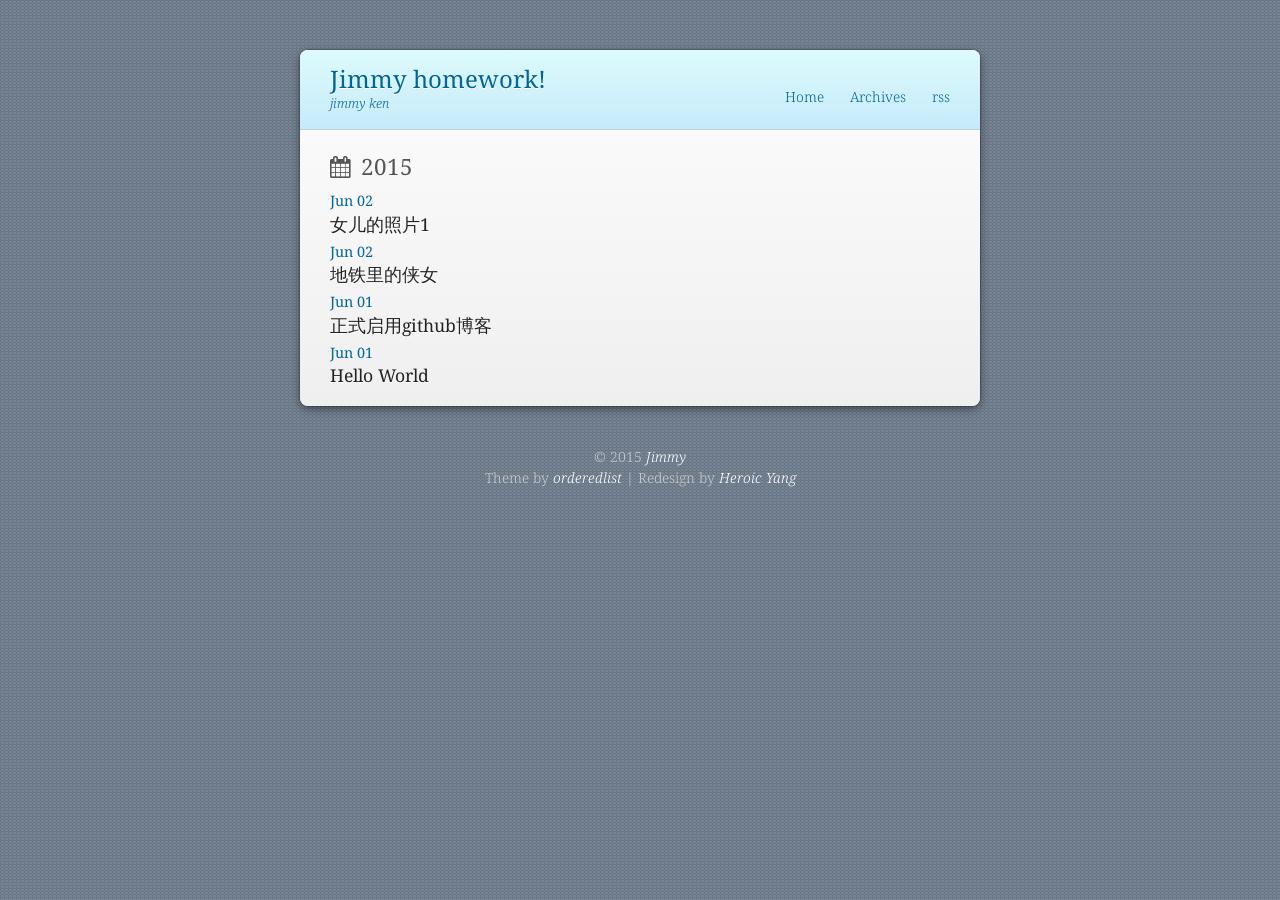
<file: archives/2015/06/index.html>
<!DOCTYPE HTML>
<html>
<head>
  <meta charset="utf-8">
  <meta http-equiv="X-UA-Compatible" content="chrome=1">
  
  <title>归档: 2015/6 | Jimmy homework!</title>
  <meta name="viewport" content="width=device-width, initial-scale=1, maximum-scale=1, user-scalable=no">
  
    <meta name="author" content="Jimmy">
  
  
  <meta name="description" content="记录一些点滴">
<meta property="og:type" content="website">
<meta property="og:title" content="Jimmy homework!">
<meta property="og:url" content="http://jimmyken.com/archives/2015/06/index.html">
<meta property="og:site_name" content="Jimmy homework!">
<meta property="og:description" content="记录一些点滴">
<meta name="twitter:card" content="summary">
<meta name="twitter:title" content="Jimmy homework!">
<meta name="twitter:description" content="记录一些点滴">
  
  
    <link rel="icon" type="image/x-icon" href="/favicon.ico">
  
  <link rel="stylesheet" href="/css/style.css" type="text/css">
  <!--[if lt IE 9]><script src="//html5shiv.googlecode.com/svn/trunk/html5.js"></script><![endif]-->
  
</head>

<body>
  <div class="wrapper">
    <header id="header">
  <div class="title">
    <h1><a href="/">Jimmy homework!</a></h1>
    <p><a href="/">jimmy ken</a></p>
  </div>
  <nav class="nav">
    <ul>
      
        <li><a href="/">Home</a></li>
      
        <li><a href="/archives">Archives</a></li>
      
        <li><a href="/atom.xml">rss</a></li>
      
      
    </ul>
    <div class="clearfix"></div>
  </nav>
  <div class="clearfix"></div>
</header>
    <div class="content">


<h2 class="archives-title"><span>2015</span></h2>



  
  
    
    
      
      
      <section class="archives-wrapper">
        
        <div class="archives">
    
    <article class="photo">
  <header>
    <a href="/2015/06/02/女儿的照片1/">
  <time datetime="2015-06-02T01:39:25.000Z">
    Jun 02
  </time>
</a>
    
  
    <h1 class="title"><a href="/2015/06/02/女儿的照片1/">女儿的照片1</a></h1>
  

  </header>
</article>
  
    
    
    <article class="post">
  <header>
    <a href="/2015/06/02/地铁里的侠女/">
  <time datetime="2015-06-02T00:57:56.000Z">
    Jun 02
  </time>
</a>
    
  
    <h1 class="title"><a href="/2015/06/02/地铁里的侠女/">地铁里的侠女</a></h1>
  

  </header>
</article>
  
    
    
    <article class="post">
  <header>
    <a href="/2015/06/01/正式启用github博客/">
  <time datetime="2015-06-01T10:17:54.000Z">
    Jun 01
  </time>
</a>
    
  
    <h1 class="title"><a href="/2015/06/01/正式启用github博客/">正式启用github博客</a></h1>
  

  </header>
</article>
  
    
    
    <article class="post">
  <header>
    <a href="/2015/06/01/hello-world/">
  <time datetime="2015-06-01T08:57:48.000Z">
    Jun 01
  </time>
</a>
    
  
    <h1 class="title"><a href="/2015/06/01/hello-world/">Hello World</a></h1>
  

  </header>
</article>
  
  
    </div></section>
  

</div>
  </div>
  <footer id="footer"><div class="copyright">
  
  &copy; 2015 <a href="/">Jimmy</a>
  
</div>
<div class="theme-copyright">
  Theme by <a href="https://github.com/orderedlist" target="_blank">orderedlist</a>
   | 
  Redesign by <a href="http://heroicyang.com/" target="_blank">Heroic Yang</a>
</div>
<div class="clearfix"></div></footer>
  <script src="//ajax.googleapis.com/ajax/libs/jquery/1.8/jquery.min.js"></script>
<script src="/js/scale.fix.js"></script>
<script src="/js/jquery.imagesloaded.min.js"></script>
<script src="/js/gallery.js"></script>




<link rel="stylesheet" href="/fancybox/jquery.fancybox.css" media="screen" type="text/css">
<script src="/fancybox/jquery.fancybox.pack.js"></script>
<script type="text/javascript">
  (function($){
    $('.fancybox').fancybox();
  })(jQuery);
</script>

</body>
</html>
</file>
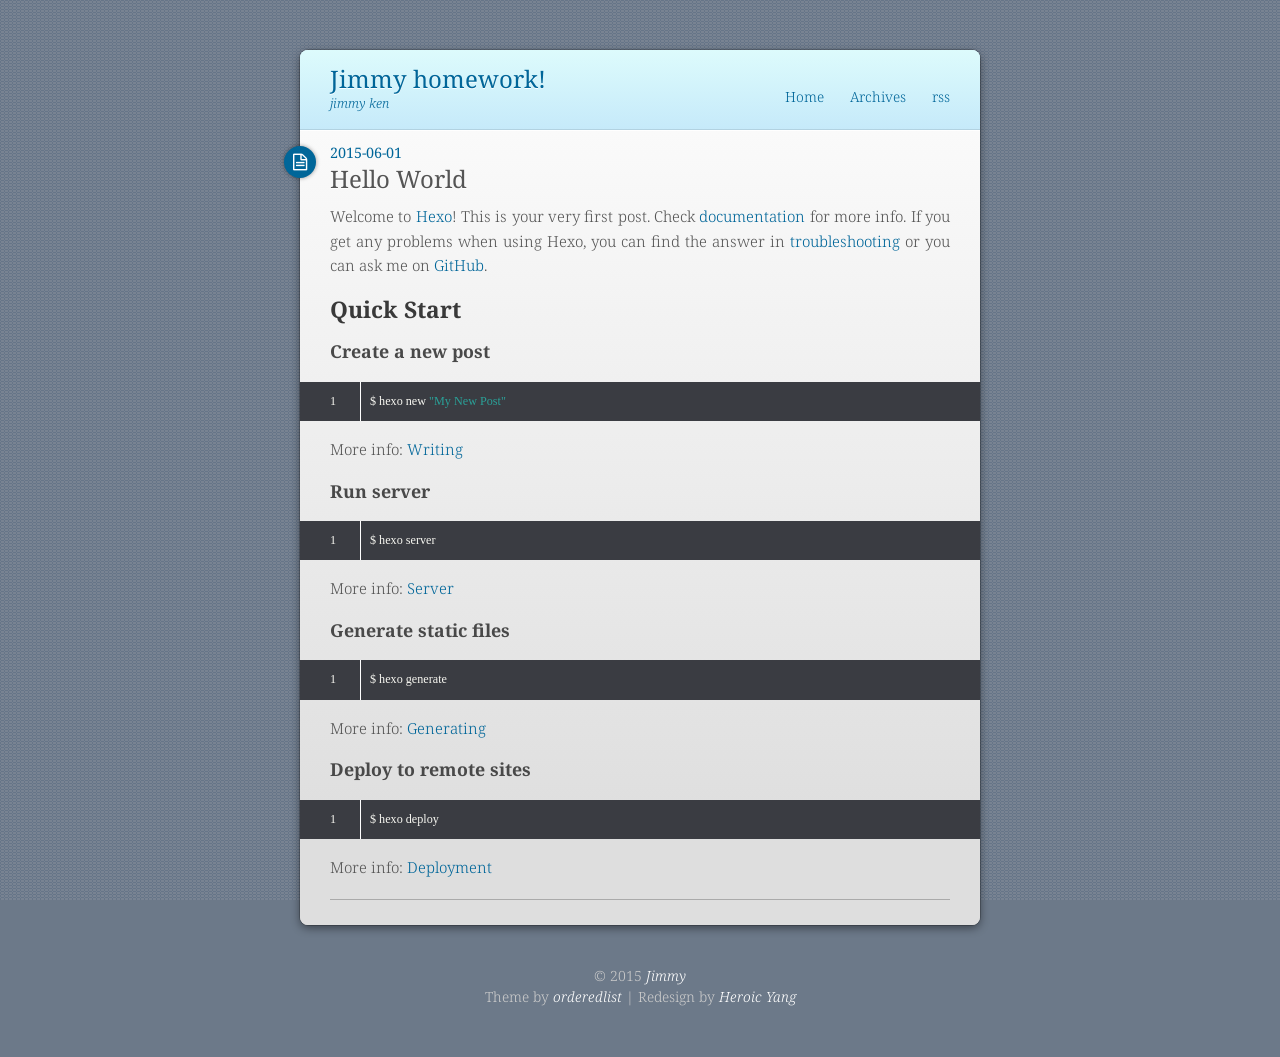
<file: 2015/06/01/hello-world/index.html>
<!DOCTYPE HTML>
<html>
<head>
  <meta charset="utf-8">
  <meta http-equiv="X-UA-Compatible" content="chrome=1">
  
  <title>Hello World | Jimmy homework!</title>
  <meta name="viewport" content="width=device-width, initial-scale=1, maximum-scale=1, user-scalable=no">
  
    <meta name="author" content="Jimmy">
  
  
    <meta name="description" content="Welcome to Hexo! This is your very first post. Check documentation for more info. If you get any problems when using Hexo, you can find the answer in troubleshooting or you can ask me on GitHub.
Quick">
  
  <meta name="description" content="Welcome to Hexo! This is your very first post. Check documentation for more info. If you get any problems when using Hexo, you can find the answer in troubleshooting or you can ask me on GitHub.
Quick">
<meta property="og:type" content="article">
<meta property="og:title" content="Hello World">
<meta property="og:url" content="http://jimmyken.com/2015/06/01/hello-world/index.html">
<meta property="og:site_name" content="Jimmy homework!">
<meta property="og:description" content="Welcome to Hexo! This is your very first post. Check documentation for more info. If you get any problems when using Hexo, you can find the answer in troubleshooting or you can ask me on GitHub.
Quick">
<meta property="og:updated_time" content="2015-06-01T08:42:58.000Z">
<meta name="twitter:card" content="summary">
<meta name="twitter:title" content="Hello World">
<meta name="twitter:description" content="Welcome to Hexo! This is your very first post. Check documentation for more info. If you get any problems when using Hexo, you can find the answer in troubleshooting or you can ask me on GitHub.
Quick">
  
  
    <link rel="icon" type="image/x-icon" href="/favicon.ico">
  
  <link rel="stylesheet" href="/css/style.css" type="text/css">
  <!--[if lt IE 9]><script src="//html5shiv.googlecode.com/svn/trunk/html5.js"></script><![endif]-->
  
</head>

<body>
  <div class="wrapper">
    <header id="header">
  <div class="title">
    <h1><a href="/">Jimmy homework!</a></h1>
    <p><a href="/">jimmy ken</a></p>
  </div>
  <nav class="nav">
    <ul>
      
        <li><a href="/">Home</a></li>
      
        <li><a href="/archives">Archives</a></li>
      
        <li><a href="/atom.xml">rss</a></li>
      
      
    </ul>
    <div class="clearfix"></div>
  </nav>
  <div class="clearfix"></div>
</header>
    <div class="content"><article class="post">
  <header>
    
      <div class="icon"></div>
      <a href="/2015/06/01/hello-world/">
  <time datetime="2015-06-01T08:57:48.000Z">
    2015-06-01
  </time>
</a>
    
    
  
    <h1 class="title">Hello World</h1>
  

  </header>
  
  <div class="entry">
    
      <p>Welcome to <a href="http://hexo.io/" target="_blank" rel="external">Hexo</a>! This is your very first post. Check <a href="http://hexo.io/docs/" target="_blank" rel="external">documentation</a> for more info. If you get any problems when using Hexo, you can find the answer in <a href="http://hexo.io/docs/troubleshooting.html" target="_blank" rel="external">troubleshooting</a> or you can ask me on <a href="https://github.com/hexojs/hexo/issues" target="_blank" rel="external">GitHub</a>.</p>
<h2 id="Quick_Start">Quick Start</h2><h3 id="Create_a_new_post">Create a new post</h3><figure class="highlight bash"><table><tr><td class="gutter"><pre><span class="line">1</span><br></pre></td><td class="code"><pre><span class="line">$ hexo new <span class="string">"My New Post"</span></span><br></pre></td></tr></table></figure>
<p>More info: <a href="http://hexo.io/docs/writing.html" target="_blank" rel="external">Writing</a></p>
<h3 id="Run_server">Run server</h3><figure class="highlight bash"><table><tr><td class="gutter"><pre><span class="line">1</span><br></pre></td><td class="code"><pre><span class="line">$ hexo server</span><br></pre></td></tr></table></figure>
<p>More info: <a href="http://hexo.io/docs/server.html" target="_blank" rel="external">Server</a></p>
<h3 id="Generate_static_files">Generate static files</h3><figure class="highlight bash"><table><tr><td class="gutter"><pre><span class="line">1</span><br></pre></td><td class="code"><pre><span class="line">$ hexo generate</span><br></pre></td></tr></table></figure>
<p>More info: <a href="http://hexo.io/docs/generating.html" target="_blank" rel="external">Generating</a></p>
<h3 id="Deploy_to_remote_sites">Deploy to remote sites</h3><figure class="highlight bash"><table><tr><td class="gutter"><pre><span class="line">1</span><br></pre></td><td class="code"><pre><span class="line">$ hexo deploy</span><br></pre></td></tr></table></figure>
<p>More info: <a href="http://hexo.io/docs/deployment.html" target="_blank" rel="external">Deployment</a></p>

    
  </div>
  <footer>
    
      
      
    
    <div class="clearfix"></div>
  </footer>
</article>


  <section id="comments">
    <!-- 多说评论框 start -->
    <div class="ds-thread" data-thread-key="post-hello-world" data-title="Hello World" data-url="http://jimmyken.com/2015/06/01/hello-world/"></div>
    <!-- 多说评论框 end -->
    <!-- 多说公共JS代码 start (一个网页只需插入一次) -->
    <script type="text/javascript">
    var duoshuoQuery = {short_name:'jimmyken'};
      (function() {
        var ds = document.createElement('script');
        ds.type = 'text/javascript';ds.async = true;
        ds.src = (document.location.protocol == 'https:' ? 'https:' : 'http:') + '//static.duoshuo.com/embed.js';
        ds.charset = 'UTF-8';
        (document.getElementsByTagName('head')[0] 
         || document.getElementsByTagName('body')[0]).appendChild(ds);
      })();
      </script>
    <!-- 多说公共JS代码 end -->
  </section>
  
</div>
  </div>
  <footer id="footer"><div class="copyright">
  
  &copy; 2015 <a href="/">Jimmy</a>
  
</div>
<div class="theme-copyright">
  Theme by <a href="https://github.com/orderedlist" target="_blank">orderedlist</a>
   | 
  Redesign by <a href="http://heroicyang.com/" target="_blank">Heroic Yang</a>
</div>
<div class="clearfix"></div></footer>
  <script src="//ajax.googleapis.com/ajax/libs/jquery/1.8/jquery.min.js"></script>
<script src="/js/scale.fix.js"></script>
<script src="/js/jquery.imagesloaded.min.js"></script>
<script src="/js/gallery.js"></script>




<link rel="stylesheet" href="/fancybox/jquery.fancybox.css" media="screen" type="text/css">
<script src="/fancybox/jquery.fancybox.pack.js"></script>
<script type="text/javascript">
  (function($){
    $('.fancybox').fancybox();
  })(jQuery);
</script>

</body>
</html>
</file>
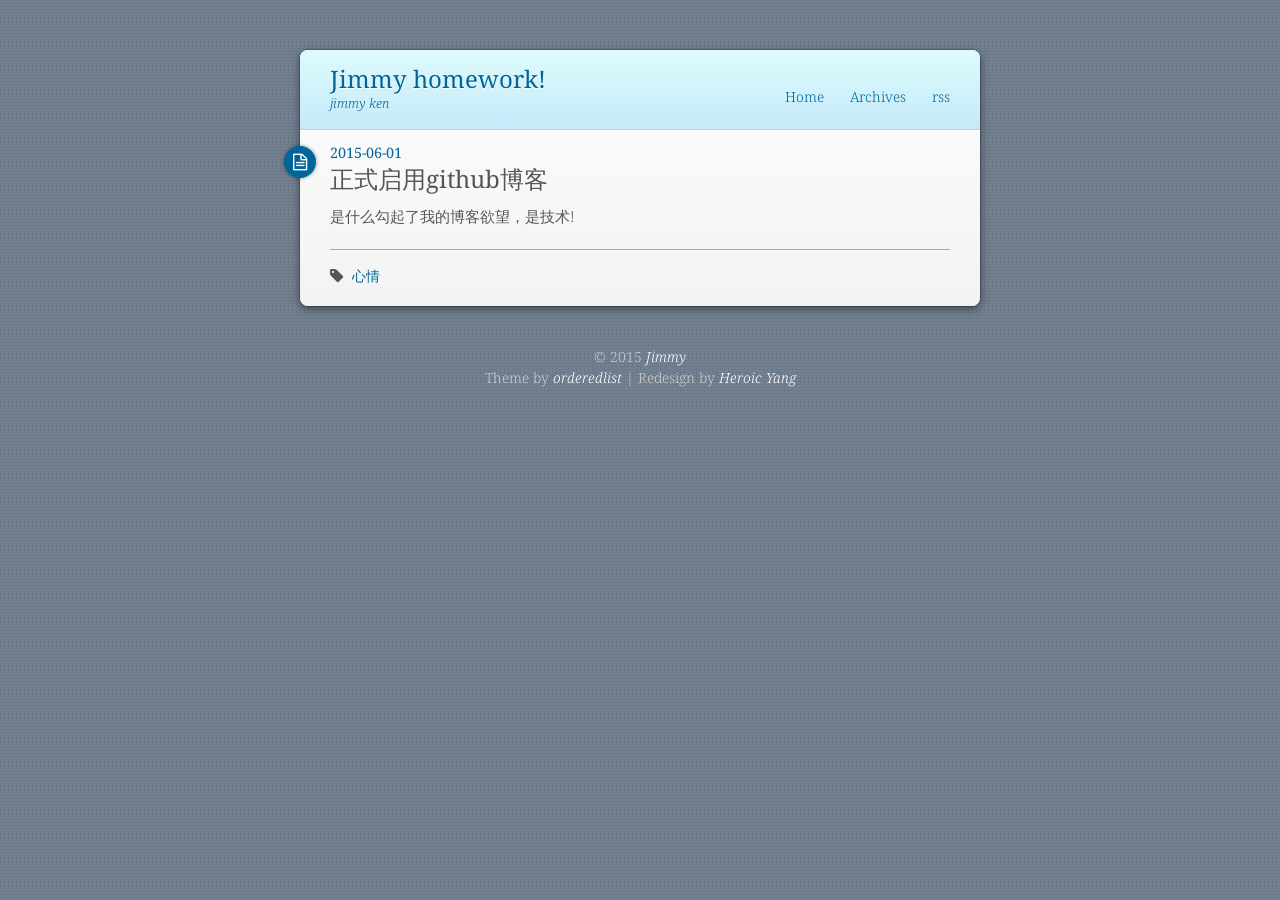
<file: 2015/06/01/正式启用github博客/index.html>
<!DOCTYPE HTML>
<html>
<head>
  <meta charset="utf-8">
  <meta http-equiv="X-UA-Compatible" content="chrome=1">
  
  <title>正式启用github博客 | Jimmy homework!</title>
  <meta name="viewport" content="width=device-width, initial-scale=1, maximum-scale=1, user-scalable=no">
  
    <meta name="author" content="Jimmy">
  
  
    <meta name="description" content="怎么突然想起这件事情了？">
  
  <meta name="description" content="怎么突然想起这件事情了？">
<meta property="og:type" content="article">
<meta property="og:title" content="正式启用github博客">
<meta property="og:url" content="http://jimmyken.com/2015/06/01/正式启用github博客/index.html">
<meta property="og:site_name" content="Jimmy homework!">
<meta property="og:description" content="怎么突然想起这件事情了？">
<meta property="og:updated_time" content="2015-06-01T10:21:31.000Z">
<meta name="twitter:card" content="summary">
<meta name="twitter:title" content="正式启用github博客">
<meta name="twitter:description" content="怎么突然想起这件事情了？">
  
  
    <link rel="icon" type="image/x-icon" href="/favicon.ico">
  
  <link rel="stylesheet" href="/css/style.css" type="text/css">
  <!--[if lt IE 9]><script src="//html5shiv.googlecode.com/svn/trunk/html5.js"></script><![endif]-->
  
</head>

<body>
  <div class="wrapper">
    <header id="header">
  <div class="title">
    <h1><a href="/">Jimmy homework!</a></h1>
    <p><a href="/">jimmy ken</a></p>
  </div>
  <nav class="nav">
    <ul>
      
        <li><a href="/">Home</a></li>
      
        <li><a href="/archives">Archives</a></li>
      
        <li><a href="/atom.xml">rss</a></li>
      
      
    </ul>
    <div class="clearfix"></div>
  </nav>
  <div class="clearfix"></div>
</header>
    <div class="content"><article class="post">
  <header>
    
      <div class="icon"></div>
      <a href="/2015/06/01/正式启用github博客/">
  <time datetime="2015-06-01T10:17:54.000Z">
    2015-06-01
  </time>
</a>
    
    
  
    <h1 class="title">正式启用github博客</h1>
  

  </header>
  
  <div class="entry">
    
      <p>是什么勾起了我的博客欲望，是技术!</p>

    
  </div>
  <footer>
    
      
      
  <div class="tags">
    <a class="tags-link" href="/tags/心情/">心情</a>
  </div>

    
    <div class="clearfix"></div>
  </footer>
</article>


  <section id="comments">
    <!-- 多说评论框 start -->
    <div class="ds-thread" data-thread-key="post-正式启用github博客" data-title="正式启用github博客" data-url="http://jimmyken.com/2015/06/01/正式启用github博客/"></div>
    <!-- 多说评论框 end -->
    <!-- 多说公共JS代码 start (一个网页只需插入一次) -->
    <script type="text/javascript">
    var duoshuoQuery = {short_name:'jimmyken'};
      (function() {
        var ds = document.createElement('script');
        ds.type = 'text/javascript';ds.async = true;
        ds.src = (document.location.protocol == 'https:' ? 'https:' : 'http:') + '//static.duoshuo.com/embed.js';
        ds.charset = 'UTF-8';
        (document.getElementsByTagName('head')[0] 
         || document.getElementsByTagName('body')[0]).appendChild(ds);
      })();
      </script>
    <!-- 多说公共JS代码 end -->
  </section>
  
</div>
  </div>
  <footer id="footer"><div class="copyright">
  
  &copy; 2015 <a href="/">Jimmy</a>
  
</div>
<div class="theme-copyright">
  Theme by <a href="https://github.com/orderedlist" target="_blank">orderedlist</a>
   | 
  Redesign by <a href="http://heroicyang.com/" target="_blank">Heroic Yang</a>
</div>
<div class="clearfix"></div></footer>
  <script src="//ajax.googleapis.com/ajax/libs/jquery/1.8/jquery.min.js"></script>
<script src="/js/scale.fix.js"></script>
<script src="/js/jquery.imagesloaded.min.js"></script>
<script src="/js/gallery.js"></script>




<link rel="stylesheet" href="/fancybox/jquery.fancybox.css" media="screen" type="text/css">
<script src="/fancybox/jquery.fancybox.pack.js"></script>
<script type="text/javascript">
  (function($){
    $('.fancybox').fancybox();
  })(jQuery);
</script>

</body>
</html>
</file>
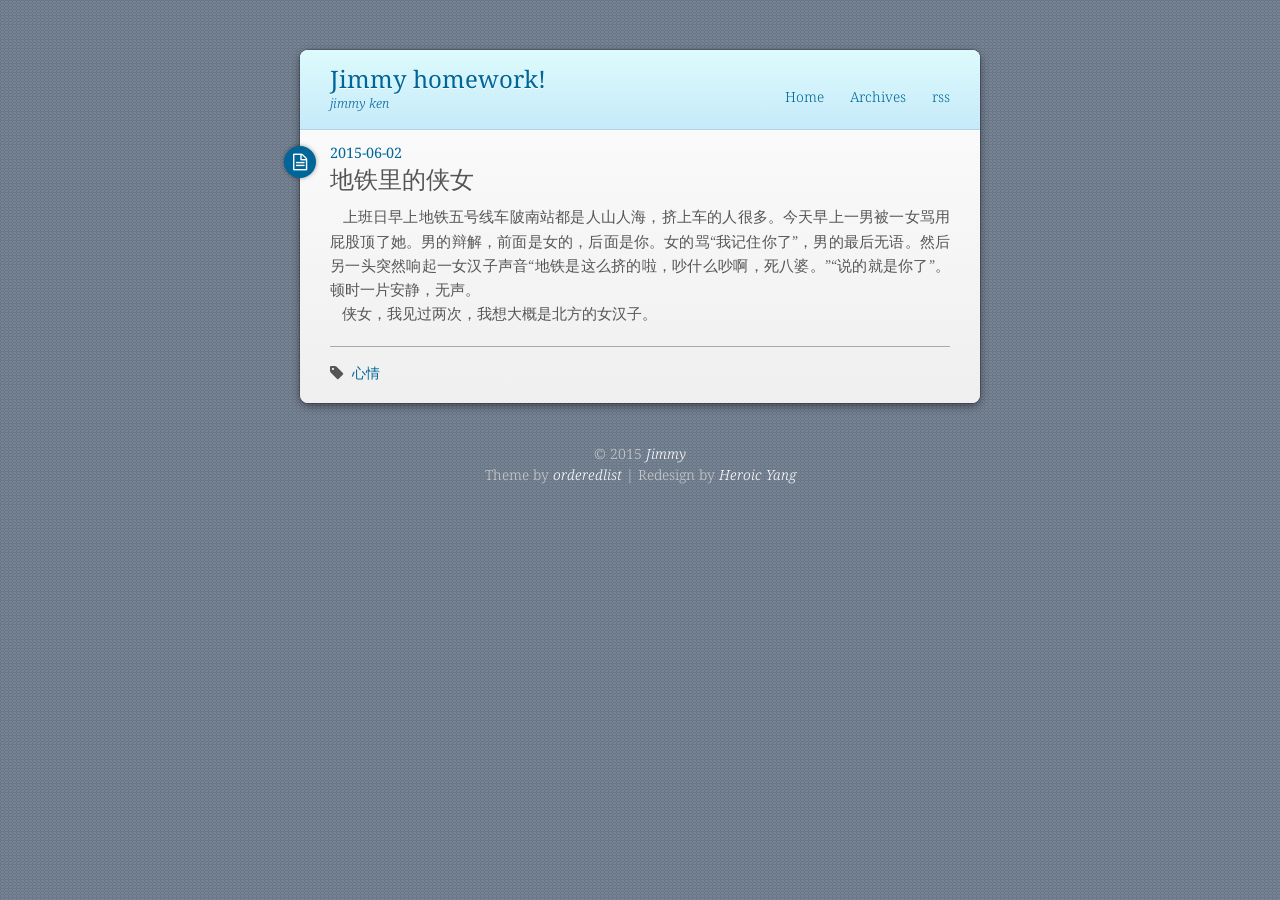
<file: 2015/06/02/地铁里的侠女/index.html>
<!DOCTYPE HTML>
<html>
<head>
  <meta charset="utf-8">
  <meta http-equiv="X-UA-Compatible" content="chrome=1">
  
  <title>地铁里的侠女 | Jimmy homework!</title>
  <meta name="viewport" content="width=device-width, initial-scale=1, maximum-scale=1, user-scalable=no">
  
    <meta name="author" content="Jimmy">
  
  
    <meta name="description" content="上班日早上地铁五号线车陂南站都是人山人海，挤上车的人很多。今天早上一男被一女骂用屁股顶了她。男的辩解，前面是女的，后面是你。女的骂“我记住你了”，男的最后无语。然后另一头突然响起一女汉子声音“地铁是这么挤的啦，吵什么吵啊，死八婆。”“说的就是你了”。顿时一片安静，无声。   侠女，我见过两次，我想大概是北方的女汉子。">
  
  <meta name="description" content="上班日早上地铁五号线车陂南站都是人山人海，挤上车的人很多。今天早上一男被一女骂用屁股顶了她。男的辩解，前面是女的，后面是你。女的骂“我记住你了”，男的最后无语。然后另一头突然响起一女汉子声音“地铁是这么挤的啦，吵什么吵啊，死八婆。”“说的就是你了”。顿时一片安静，无声。   侠女，我见过两次，我想大概是北方的女汉子。">
<meta property="og:type" content="article">
<meta property="og:title" content="地铁里的侠女">
<meta property="og:url" content="http://jimmyken.com/2015/06/02/地铁里的侠女/index.html">
<meta property="og:site_name" content="Jimmy homework!">
<meta property="og:description" content="上班日早上地铁五号线车陂南站都是人山人海，挤上车的人很多。今天早上一男被一女骂用屁股顶了她。男的辩解，前面是女的，后面是你。女的骂“我记住你了”，男的最后无语。然后另一头突然响起一女汉子声音“地铁是这么挤的啦，吵什么吵啊，死八婆。”“说的就是你了”。顿时一片安静，无声。   侠女，我见过两次，我想大概是北方的女汉子。">
<meta property="og:updated_time" content="2015-06-02T01:04:43.000Z">
<meta name="twitter:card" content="summary">
<meta name="twitter:title" content="地铁里的侠女">
<meta name="twitter:description" content="上班日早上地铁五号线车陂南站都是人山人海，挤上车的人很多。今天早上一男被一女骂用屁股顶了她。男的辩解，前面是女的，后面是你。女的骂“我记住你了”，男的最后无语。然后另一头突然响起一女汉子声音“地铁是这么挤的啦，吵什么吵啊，死八婆。”“说的就是你了”。顿时一片安静，无声。   侠女，我见过两次，我想大概是北方的女汉子。">
  
  
    <link rel="icon" type="image/x-icon" href="/favicon.ico">
  
  <link rel="stylesheet" href="/css/style.css" type="text/css">
  <!--[if lt IE 9]><script src="//html5shiv.googlecode.com/svn/trunk/html5.js"></script><![endif]-->
  
</head>

<body>
  <div class="wrapper">
    <header id="header">
  <div class="title">
    <h1><a href="/">Jimmy homework!</a></h1>
    <p><a href="/">jimmy ken</a></p>
  </div>
  <nav class="nav">
    <ul>
      
        <li><a href="/">Home</a></li>
      
        <li><a href="/archives">Archives</a></li>
      
        <li><a href="/atom.xml">rss</a></li>
      
      
    </ul>
    <div class="clearfix"></div>
  </nav>
  <div class="clearfix"></div>
</header>
    <div class="content"><article class="post">
  <header>
    
      <div class="icon"></div>
      <a href="/2015/06/02/地铁里的侠女/">
  <time datetime="2015-06-02T00:57:56.000Z">
    2015-06-02
  </time>
</a>
    
    
  
    <h1 class="title">地铁里的侠女</h1>
  

  </header>
  
  <div class="entry">
    
      <p>   上班日早上地铁五号线车陂南站都是人山人海，挤上车的人很多。今天早上一男被一女骂用屁股顶了她。男的辩解，前面是女的，后面是你。女的骂“我记住你了”，男的最后无语。然后另一头突然响起一女汉子声音“地铁是这么挤的啦，吵什么吵啊，死八婆。”“说的就是你了”。顿时一片安静，无声。<br>   侠女，我见过两次，我想大概是北方的女汉子。</p>

    
  </div>
  <footer>
    
      
      
  <div class="tags">
    <a class="tags-link" href="/tags/心情/">心情</a>
  </div>

    
    <div class="clearfix"></div>
  </footer>
</article>


  <section id="comments">
    <!-- 多说评论框 start -->
    <div class="ds-thread" data-thread-key="post-地铁里的侠女" data-title="地铁里的侠女" data-url="http://jimmyken.com/2015/06/02/地铁里的侠女/"></div>
    <!-- 多说评论框 end -->
    <!-- 多说公共JS代码 start (一个网页只需插入一次) -->
    <script type="text/javascript">
    var duoshuoQuery = {short_name:'jimmyken'};
      (function() {
        var ds = document.createElement('script');
        ds.type = 'text/javascript';ds.async = true;
        ds.src = (document.location.protocol == 'https:' ? 'https:' : 'http:') + '//static.duoshuo.com/embed.js';
        ds.charset = 'UTF-8';
        (document.getElementsByTagName('head')[0] 
         || document.getElementsByTagName('body')[0]).appendChild(ds);
      })();
      </script>
    <!-- 多说公共JS代码 end -->
  </section>
  
</div>
  </div>
  <footer id="footer"><div class="copyright">
  
  &copy; 2015 <a href="/">Jimmy</a>
  
</div>
<div class="theme-copyright">
  Theme by <a href="https://github.com/orderedlist" target="_blank">orderedlist</a>
   | 
  Redesign by <a href="http://heroicyang.com/" target="_blank">Heroic Yang</a>
</div>
<div class="clearfix"></div></footer>
  <script src="//ajax.googleapis.com/ajax/libs/jquery/1.8/jquery.min.js"></script>
<script src="/js/scale.fix.js"></script>
<script src="/js/jquery.imagesloaded.min.js"></script>
<script src="/js/gallery.js"></script>




<link rel="stylesheet" href="/fancybox/jquery.fancybox.css" media="screen" type="text/css">
<script src="/fancybox/jquery.fancybox.pack.js"></script>
<script type="text/javascript">
  (function($){
    $('.fancybox').fancybox();
  })(jQuery);
</script>

</body>
</html>
</file>
<file: style.css>
:root {
  color-scheme: light;
  --ink: #173a30;
  --paper: #f5f7f3;
  --soft: #e5eee8;
  --green: #183d32;
  --bright: #b7e5c4;
  --pad: clamp(20px, 3.2vw, 48px);
  --ease: cubic-bezier(.16, 1, .3, 1);
}

* { box-sizing: border-box; }
html { scroll-behavior: smooth; }
body { margin: 0; background: var(--paper); color: var(--ink); font-family: "Avenir Next", Avenir, sans-serif; font-size: 17px; line-height: 1.55; }
img { display: block; max-width: 100%; height: auto; }
figure, h1, h2, h3, p { margin: 0; }
a { color: inherit; }
a:focus-visible, summary:focus-visible, select:focus-visible { outline: 3px solid #489e76; outline-offset: 4px; }
.visually-hidden { position: absolute; width: 1px; height: 1px; overflow: hidden; clip-path: inset(50%); white-space: nowrap; }
.section-wrap { padding-inline: var(--pad); }
h1, h2 { font-family: Georgia, serif; font-weight: 400; letter-spacing: -.045em; line-height: 1.02; text-wrap: balance; }
h2 { font-size: clamp(44px, 5.2vw, 78px); }
h3 { font-size: 21px; letter-spacing: -.025em; line-height: 1.2; }
p { max-width: 52ch; text-wrap: pretty; }
figcaption { margin-top: 12px; font-size: 14px; line-height: 1.4; }

.site-header { min-height: 76px; padding: 14px var(--pad); display: flex; align-items: center; gap: 30px; background: var(--paper); }
.brand { flex: none; text-decoration: none; font-size: 21px; font-weight: 750; letter-spacing: -.06em; white-space: nowrap; }
.brand-mark { display: inline-grid; place-items: center; width: 31px; height: 31px; margin-right: 5px; color: var(--paper); background: var(--green); font-size: 22px; border-radius: 50%; }
nav { display: flex; flex-wrap: wrap; align-items: center; gap: 12px clamp(16px, 2.2vw, 34px); margin-left: auto; font-size: 15px; }
nav a { text-decoration: none; }
nav a:hover, .hero-link:hover, footer a:hover { text-decoration: underline; text-underline-offset: 4px; }
.nav-github { font-weight: 700; }
.language-picker { flex: none; }
.language-picker select { appearance: auto; border: 0; padding: 10px 4px; background: transparent; color: var(--ink); font: inherit; font-size: 15px; cursor: pointer; }

.hero { display: grid; grid-template-columns: minmax(0, .85fr) minmax(0, 1.15fr); gap: 32px 4%; padding: 90px var(--pad) 28px; background: var(--soft); }
.hero-copy { align-self: center; padding-bottom: 30px; }
h1 { font-size: clamp(48px, 5.2vw, 78px); }
.hero-copy p { margin: 28px 0; max-width: 40ch; font-size: 20px; }
.button { display: inline-flex; min-height: 54px; align-items: center; justify-content: space-between; gap: 38px; padding: 14px 20px; background: var(--green); color: var(--paper); font-weight: 700; text-decoration: none; transition: transform .2s var(--ease), background-color .2s ease; }
.button:hover { background: #285d49; transform: translateY(-2px); }
.button:active { transform: translateY(0); }
.hero-link { display: inline-block; margin: 18px 0 0 22px; font-size: 15px; text-decoration: none; }
.hero-image { align-self: center; background: var(--green); padding: clamp(18px, 2.8vw, 40px); color: var(--paper); }
.hero-image img { width: 100%; }
.hero-image figcaption { color: var(--paper); }
.hero-bottom { grid-column: 1 / -1; display: flex; justify-content: space-between; gap: 20px; padding-top: 24px; font-size: 14px; }

.intro { display: grid; grid-template-columns: minmax(0, 1fr) minmax(0, 1fr); gap: 10%; padding-block: 145px; }
.intro p, .workspace-heading p, .memory-copy > p, .review-grid > div > p, .start-heading p { margin-top: 26px; font-size: 20px; }
.intro .intro-detail, .memory-copy .small-note { font-size: 16px; }
.loop-diagram { display: grid; align-content: start; gap: 8px; padding: 28px; background: var(--soft); }
.loop-heading { margin-bottom: 12px; font-weight: 700; }
.loop-step { display: grid; grid-template-columns: minmax(95px, max-content) minmax(0, 1fr) 24px; align-items: baseline; gap: 16px; padding: 16px 0; }
.loop-step span:last-child { font-size: 22px; text-align: right; }

.workspace-section { background: var(--green); color: var(--paper); padding-block: 135px; }
.workspace-heading { display: grid; grid-template-columns: 1fr 1fr; align-items: end; gap: 10%; margin-bottom: 54px; }
.workspace-heading p { margin-top: 0; }
.wide-shot img { width: 100%; }
.capabilities { display: grid; grid-template-columns: repeat(3, 1fr); gap: 7%; margin-top: 65px; }
.capabilities p { margin-top: 16px; }

.memory-section { display: grid; grid-template-columns: 1fr 1fr; gap: 10%; align-items: center; padding-block: 145px; }
.memory-shot { display: flex; flex-direction: column; align-items: center; background: var(--soft); padding: 48px; }
.memory-shot img { width: min(100%, 300px); max-height: 570px; object-fit: contain; }
.memory-shot figcaption { align-self: start; }

.review-section { background: var(--soft); padding-block: 135px; }
.review-grid { display: grid; grid-template-columns: .9fr 1.1fr; gap: 7%; align-items: center; }
.review-grid details:first-of-type { margin-top: 36px; }
details { background: var(--paper); }
details + details { margin-top: 8px; }
summary { display: flex; justify-content: space-between; align-items: center; gap: 20px; padding: 20px 22px; cursor: pointer; list-style: none; font-weight: 700; }
summary::-webkit-details-marker { display: none; }
summary:hover { background: var(--bright); }
summary span:last-child { flex: none; font-size: 24px; line-height: 1; transition: transform .2s ease; }
details[open] summary span:last-child { transform: rotate(45deg); }
details p { padding: 0 22px 22px; }
.review-shot img { width: 100%; }

.start { display: grid; grid-template-columns: 1fr 1fr; gap: 10%; padding-block: 145px; }
.text-link { display: inline-block; margin-top: 28px; font-weight: 700; text-underline-offset: 5px; }
.start-list { display: grid; gap: 28px; list-style: none; margin: 0; padding: 0; counter-reset: steps; }
.start-list li { display: grid; grid-template-columns: 32px 1fr; gap: 5px 16px; counter-increment: steps; }
.start-list li::before { content: counter(steps) "."; grid-row: 1 / 3; color: #387258; font-weight: 700; }
.start-list strong { font-size: 19px; }
.start-list span { max-width: 45ch; }

.faq { display: grid; grid-template-columns: 1fr 1fr; gap: 10%; padding-block: 135px; background: var(--soft); }
.faq h2 { align-self: start; }
.closing { background: var(--green); color: var(--paper); }
.closing-content { display: flex; justify-content: space-between; align-items: end; gap: 40px; padding-top: 120px; }
.closing-content p { margin-top: 26px; font-size: 20px; }
.closing .button { background: var(--paper); color: var(--ink); }
.closing .button:hover { background: var(--bright); }
footer { display: flex; justify-content: space-between; gap: 20px; padding-top: 120px; padding-bottom: 28px; font-size: 14px; }
footer a { text-decoration: none; }

@media (prefers-reduced-motion: no-preference) {
  .hero-copy { animation: rise .75s var(--ease) both; }
  .hero-image img { animation: image-arrive 1s var(--ease) both; }
  .enter { animation: rise .7s var(--ease) both; }
  @keyframes rise { from { opacity: .7; transform: translateY(16px); } to { opacity: 1; transform: translateY(0); } }
  @keyframes image-arrive { from { opacity: .7; transform: translateY(18px) scale(.98); } to { opacity: 1; transform: translateY(0) scale(1); } }
}
@media (max-width: 1050px) {
  .site-header { flex-wrap: wrap; gap: 10px 24px; }
  nav { order: 3; width: 100%; margin-left: 0; }
  .language-picker { margin-left: auto; }
  .hero { grid-template-columns: 1fr; padding-top: 64px; }
  .hero-copy { padding-bottom: 0; }
  .hero-image { width: 100%; }
  h1 { font-size: clamp(48px, 7vw, 70px); }
}
@media (max-width: 800px) {
  .intro, .workspace-heading, .memory-section, .review-grid, .faq, .start { grid-template-columns: 1fr; gap: 42px; }
  .intro, .memory-section, .faq, .start { padding-block: 96px; }
  .workspace-section, .review-section { padding-block: 96px; }
  .workspace-heading { margin-bottom: 42px; }
  .capabilities { grid-template-columns: 1fr; gap: 32px; margin-top: 45px; }
  .closing-content { padding-top: 90px; align-items: start; flex-direction: column; }
}
@media (max-width: 480px) {
  h1 { font-size: clamp(42px, 11vw, 54px); }
  html:lang(ja) h1, html:lang(de) h1 { font-size: clamp(36px, 10.1vw, 48px); }
  h2 { font-size: clamp(39px, 10vw, 48px); }
  .site-header { gap: 8px 10px; }
  .brand { font-size: 18px; }
  nav { display: grid; grid-template-columns: repeat(3, minmax(0, 1fr)); gap: 12px; font-size: 14px; }
  .language-picker select { max-width: 108px; font-size: 14px; }
  .hero { padding-top: 48px; gap: 28px; }
  .hero-copy p { font-size: 18px; }
  .hero-link { margin-left: 0; display: block; }
  .hero-bottom span:last-child { text-align: right; }
  .loop-diagram { padding: 20px; }
  .loop-step { grid-template-columns: minmax(65px, max-content) minmax(0, 1fr) 20px; gap: 10px; font-size: 15px; }
  .memory-shot { padding: 28px; }
  footer { flex-direction: column; }
}
@media (prefers-reduced-motion: reduce) {
  html { scroll-behavior: auto; }
  *, *::before, *::after { animation-duration: .01ms !important; transition-duration: .01ms !important; }
}
</file>
<file: css/style.css>
@import url("https://fonts.googleapis.com/css?family=Droid+Serif:400italic,700italic,400,700");
@font-face {
  font-family: 'FontAwesome';
  font-style: normal;
  font-weight: normal;
  src: url("fonts/fontawesome-webfont.eot?#iefix") format('embedded-opentype'), url("fonts/fontawesome-webfont.woff") format('woff'), url("fonts/fontawesome-webfont.ttf") format('truetype'), url("fonts/fontawesome-webfont.svg#FontAwesomeRegular") format('svg');
}
html {
  background: #6c7989;
  background: #6c7989 -webkit-linear-gradient(#6c7989, #434b55) fixed;
  background: #6c7989 -moz-linear-gradient(#6c7989, #434b55) fixed;
  background: #6c7989 -o-linear-gradient(#6c7989, #434b55) fixed;
  background: #6c7989 -ms-linear-gradient(#6c7989, #434b55) fixed;
  background: #6c7989 linear-gradient(#6c7989, #434b55) fixed;
  background-image: url("images/checker.png");
}
body {
  padding: 50px 0;
  margin: 0;
  font: 1em/1.5 "Droid Serif", Helvetica Neue, Helvetica, Arial, sans-serif;
  color: #555;
  font-weight: 300;
}
.wrapper {
  width: 680px;
  margin: 0 auto;
  background: #dedede;
  -webkit-border-radius: 8px;
  border-radius: 8px;
  -webkit-box-shadow: rgba(0,0,0,0.2) 0 0 0 1px, rgba(0,0,0,0.45) 0 3px 10px;
  box-shadow: rgba(0,0,0,0.2) 0 0 0 1px, rgba(0,0,0,0.45) 0 3px 10px;
}
header,
section,
footer {
  display: block;
}
a {
  color: #069;
  text-decoration: none;
}
p {
  margin: 0 0 20px;
  padding: 0;
}
strong {
  color: #222;
  font-weight: 700;
}
.content {
  background: -webkit-linear-gradient(#fafafa, #dedede 700px);
  background: -moz-linear-gradient(#fafafa, #dedede 700px);
  background: -o-linear-gradient(#fafafa, #dedede 700px);
  background: -ms-linear-gradient(#fafafa, #dedede 700px);
  background: linear-gradient(#fafafa, #dedede 700px);
  -webkit-border-radius: 0 0 8px 8px;
  border-radius: 0 0 8px 8px;
  border-top: 1px solid #fff;
}
.clearfix {
  zoom: 1;
}
.clearfix:before,
.clearfix:after {
  content: "";
  display: table;
}
.clearfix:after {
  clear: both;
}
#header {
  -webkit-border-radius: 8px 8px 0 0;
  border-radius: 8px 8px 0 0;
  background: #c6eafa -webkit-linear-gradient(#ddfbfc, #c6eafa);
  background: #c6eafa -moz-linear-gradient(#ddfbfc, #c6eafa);
  background: #c6eafa -o-linear-gradient(#ddfbfc, #c6eafa);
  background: #c6eafa -ms-linear-gradient(#ddfbfc, #c6eafa);
  background: #c6eafa linear-gradient(#ddfbfc, #c6eafa);
  position: relative;
  padding: 15px 30px;
  border-bottom: 1px solid #b2d2e1;
}
#header .title {
  float: left;
}
#header .nav {
  float: right;
  font-size: 0.875em;
  font-family: "Droid Serif", Helvetica Neue, Helvetica, Arial, sans-serif;
  line-height: 2.5em;
}
#header .nav ul {
  list-style: none;
}
#header .nav ul li {
  float: left;
  margin-left: 26px;
}
#header h1 {
  margin: 0;
  padding: 0;
  font-size: 1.5em;
  font-weight: normal;
  line-height: 1.2;
  color: #069;
  text-shadow: rgba(255,255,255,0.9) 0 1px 0;
}
#header.without-description h1 {
  margin: 10px 0;
}
#header p {
  margin: 0;
  color: #61778b;
  width: 300px;
  font-size: 0.8125em;
  font-style: italic;
}
article {
  padding: 15px 30px;
  position: relative;
}
article.page .icon {
  display: none;
}
article.post .icon:before {
  content: '\f0f6';
}
article.photo .icon:before {
  content: '\f030';
}
article.link .icon:before {
  content: '\f0c1';
}
article .gallery {
  margin: 0 -30px 16px;
  overflow: hidden;
  position: relative;
}
article .gallery:hover .control {
  opacity: 1;
  -ms-filter: none;
  filter: none;
}
article .gallery:hover img {
  -webkit-transform: scale(1.1, 1.1);
  -moz-transform: scale(1.1, 1.1);
  -o-transform: scale(1.1, 1.1);
  -ms-transform: scale(1.1, 1.1);
  transform: scale(1.1, 1.1);
  -webkit-transition: all 0.8s;
  -moz-transition: all 0.8s;
  -o-transition: all 0.8s;
  -ms-transition: all 0.8s;
  transition: all 0.8s;
}
@media screen and (max-width: 580px) {
  article .gallery:hover img {
    -webkit-transform: none;
    -moz-transform: none;
    -o-transform: none;
    -ms-transform: none;
    transform: none;
    -webkit-transition: none;
    -moz-transition: none;
    -o-transition: none;
    -ms-transition: none;
    transition: none;
  }
}
article .gallery img {
  min-width: 100%;
  max-width: 100%;
  height: auto;
  position: absolute;
  top: 0;
  left: 0;
  opacity: 0;
  -ms-filter: "progid:DXImageTransform.Microsoft.Alpha(Opacity=0)";
  filter: alpha(opacity=0);
  -webkit-transition: all 0.8s;
  -moz-transition: all 0.8s;
  -o-transition: all 0.8s;
  -ms-transition: all 0.8s;
  transition: all 0.8s;
}
article .gallery .control {
  opacity: 0;
  -ms-filter: "progid:DXImageTransform.Microsoft.Alpha(Opacity=0)";
  filter: alpha(opacity=0);
  -webkit-transition: 0.3s;
  -moz-transition: 0.3s;
  -o-transition: 0.3s;
  -ms-transition: 0.3s;
  transition: 0.3s;
}
article .gallery .prev,
article .gallery .next {
  position: absolute;
  top: 0;
  width: 50%;
  height: 100%;
  cursor: pointer;
}
article .gallery .prev:before,
article .gallery .next:before {
  position: absolute;
  font: 24px/1 FontAwesome;
  text-align: center;
  width: 24px;
  text-shadow: 0 0 15px rgba(0,0,0,0.5);
  color: #fff;
  margin-top: -12px;
  top: 50%;
}
article .gallery .prev {
  left: 0;
}
article .gallery .prev:before {
  content: '\f053';
  left: 10px;
}
article .gallery .next {
  right: 0;
}
article .gallery .next:before {
  content: '\f054';
  right: 10px;
}
article header {
  -webkit-border-radius: 0;
  border-radius: 0;
  background: none;
  position: relative;
  padding: 0;
  border-bottom: 0;
  margin-bottom: 10px;
}
article header .icon {
  width: 32px;
  height: 32px;
  position: absolute;
  top: 0px;
  left: 0px;
  margin-left: -46px;
  color: #fff;
  background: #069;
  -webkit-border-radius: 100em;
  border-radius: 100em;
  -webkit-box-shadow: 0 0 4px rgba(0,0,0,0.4);
  box-shadow: 0 0 4px rgba(0,0,0,0.4);
}
@media screen and (max-width: 600px) {
  article header .icon {
    display: none;
  }
}
article header .icon:before {
  position: absolute;
  font: 20px FontAwesome;
  top: 6px;
  left: 0;
  width: 32px;
  text-align: center;
}
article header time {
  font: 0.9em "Droid Serif", Helvetica Neue, Helvetica, Arial, sans-serif;
  margin-bottom: 5px;
  display: block;
  line-height: 1;
}
article header .title {
  font-size: 1.5em;
  font-weight: normal;
  line-height: 1.2;
  margin: 0;
  padding: 0;
  text-shadow: rgba(255,255,255,0.9) 0 1px 0;
}
article header .title a {
  color: #222;
}
article header .title a:hover {
  color: #069;
}
article .entry {
  font-size: 0.95em;
  text-align: justify;
  line-height: 1.6;
}
article .entry h1,
article .entry h2,
article .entry h3,
article .entry h4,
article .entry h5,
article .entry h6 {
  color: #222;
  padding: 0;
  margin: 0 0 20px;
  line-height: 1.2;
}
article .entry p,
article .entry ul,
article .entry ol,
article .entry table,
article .entry dl {
  margin: 0 0 20px;
}
article .entry p {
  white-space: pre-wrap;
  word-wrap: break-word;
}
article .entry h1,
article .entry h2,
article .entry h3 {
  line-height: 1.1;
}
article .entry h1 {
  font-size: 1.75em;
}
article .entry h2 {
  color: #393939;
}
article .entry h3,
article .entry h4,
article .entry h5,
article .entry h6 {
  color: #494949;
}
article .entry blockquote {
  margin: 0 -30px 20px;
  padding: 15px 20px 1px 40px;
  font-style: italic;
  background: #ccc;
  background: rgba(0,0,0,0.06);
  color: #222;
}
article .entry img,
article .entry video {
  max-width: 98%;
  -webkit-border-radius: 3px;
  border-radius: 3px;
  padding: 5px;
  background: #fff;
  -webkit-box-shadow: 0 0 8px #aaa;
  box-shadow: 0 0 8px #aaa;
}
article .entry img.nstyle,
article .entry video.nstyle {
  -webkit-border-radius: 0;
  border-radius: 0;
  padding: 0;
  background: none;
  -webkit-box-shadow: none;
  box-shadow: none;
}
article .entry iframe {
  max-width: 98%;
}
article .entry .caption {
  display: block;
  margin-top: 5px;
  color: #aaa;
  position: relative;
  font-size: 0.9em;
  padding-left: 25px;
}
article .entry .caption:before {
  content: '\f040';
  position: absolute;
  font: 1.3em FontAwesome;
  position: absolute;
  left: 0;
  top: 3px;
}
article .entry code,
article .entry pre {
  font-family: Monaco, Bitstream Vera Sans Mono, Lucida Console, Terminal;
  color: #333;
  font-size: 0.8em;
  overflow-x: scroll;
}
article .entry code {
  font-size: 0.8em;
}
article .entry pre {
  padding: 10px 30px;
  background: #3a3c42;
  color: #f8f8f2;
  margin: 0 -30px 16px;
}
@media screen and (max-width: 580px) {
  article .entry pre {
    margin: 0 -20px 16px;
    padding: 10px 20px;
  }
}
article .entry pre code {
  color: #f8f8f2;
}
li article .entry pre {
  margin-left: -60px;
  padding-left: 60px;
}
article .entry .gist article {
  padding: 10px;
}
article .entry .gist table {
  margin: 0;
}
article .entry .gist table td {
  border-bottom: 0;
}
article .entry .gist table td.line-numbers {
  font-size: 12px;
}
article .entry .gist pre {
  margin: 0 -10px 16px;
  padding: 10px 20px;
  background: #f8f8f8;
  color: #333;
}
article .entry table {
  width: 100%;
  border-collapse: collapse;
  table-layout: fixed;
}
article .entry th,
article .entry td {
  text-align: left;
  padding: 5px 10px;
  border-bottom: 1px solid #aaa;
}
article .entry dt {
  color: #222;
  font-weight: 700;
}
article .entry th {
  color: #222;
}
article .entry small {
  font-size: 0.7em;
}
article .entry hr {
  border: 0;
  background: #aaa;
  height: 1px;
  margin: 0 0 20px;
}
article .entry .text-lt {
  text-decoration: line-through;
}
article footer {
  font-size: 0.875em;
  border-top: 1px solid #aaa;
  padding: 10px 0 0 0;
  margin-top: 10px;
}
article footer.end-sep {
  border-top: none;
  border-bottom: 1px solid #aaa;
  padding: 0 0 10px 0;
}
article footer a:before {
  font: 1.1em FontAwesome;
  padding-right: 10px;
  vertical-align: middle;
}
article footer a.more-link:before {
  content: '\f054';
}
article footer a.comment-link:before {
  content: '\f075';
}
article footer .categories,
article footer .tags {
  margin: 5px 0;
}
article footer .categories:before,
article footer .tags:before {
  font: 1.1em FontAwesome;
  margin-right: 5px;
}
article footer .categories:before {
  content: '\f07b';
}
article footer .tags:before {
  content: '\f02b';
}
#comment {
  padding: 0 20px 20px;
  overflow-x: hidden;
}
#comment .title {
  font-weight: normal;
  margin-bottom: 15px;
}
#pagination {
  padding-bottom: 20px;
}
#pagination a {
  display: block;
  padding: 5px 10px;
  font-family: "Droid Serif", Helvetica Neue, Helvetica, Arial, sans-serif;
  background: #069;
  color: #fff;
  text-decoration: none;
}
#pagination .prev {
  float: left;
}
#pagination .prev:before {
  content: '\f053';
  padding-right: 10px;
  font-family: FontAwesome;
}
#pagination .next {
  float: right;
}
#pagination .next:after {
  content: '\f054';
  padding-left: 10px;
  font-family: FontAwesome;
}
.archives-title {
  font-weight: normal;
  font-size: 1.4em;
  margin-bottom: 10px;
  padding: 0 30px;
  text-shadow: 0 0 1px #fff;
}
.archives-title:before {
  font-family: FontAwesome;
  content: '\f073';
  margin-right: 10px;
}
.archives-title.tag:before {
  content: '\f02b';
}
.archives-title.category:before {
  content: '\f07b';
}
.archives-wrapper:last-child {
  padding-bottom: 10px;
}
.archives-wrapper .archives-year > a {
  color: #555;
}
.archives-wrapper .archives > article {
  padding-top: 0;
  padding-bottom: 0;
}
.archives-wrapper .archives > article header .title {
  font-size: 1.1em;
}
#footer {
  width: 680px;
  margin: 20px auto 0;
  padding: 20px 0 0;
  font-size: 0.875em;
  color: #ccc;
  overflow: hidden;
  text-align: center;
}
#footer a {
  color: #fff;
  font-style: italic;
}
@media screen and (max-width: 740px) {
  body {
    padding: 0;
  }
  .wrapper {
    -webkit-border-radius: 0;
    border-radius: 0;
    -webkit-box-shadow: none;
    box-shadow: none;
    width: 100%;
  }
  #footer {
    -webkit-border-radius: 0;
    border-radius: 0;
    margin: 0 auto;
    padding: 10px;
    width: auto;
    text-align: left;
  }
}
@media screen and (max-width: 580px) {
  #header {
    padding: 15px 20px;
  }
  #header .title {
    float: none;
  }
  #header .nav ul li {
    margin-left: 10px;
  }
  #header p {
    width: 100%;
  }
  .archives-title {
    padding: 0 20px;
  }
  article {
    padding: 15px 20px;
  }
  article .gallery {
    margin: 0 -20px 16px;
  }
  article .entry blockquote {
    margin: 0 -20px 20px;
  }
}
figure.highlight {
  margin: 0 -30px 16px;
  padding: 0 30px;
  background: #3a3c42;
}
@media screen and (max-width: 580px) {
  figure.highlight {
    margin: 0 -20px 16px;
    padding: 0 20px;
  }
}
figure.highlight pre {
  margin: 0 -30px 0px;
}
@media screen and (max-width: 580px) {
  figure.highlight pre {
    margin: 0 -20px 0px;
  }
}
figure.highlight table {
  margin: 0;
  border-spacing: 0;
}
figure.highlight td {
  padding: 0;
  border-bottom: 0;
}
figure.highlight .gutter {
  width: 40px;
}
@media screen and (max-width: 580px) {
  figure.highlight .gutter {
    display: none;
  }
}
figure.highlight .gutter pre {
  position: relative;
  padding: 10px 0 10px 30px;
  border-right: 1px solid #fff;
  height: 100%;
  width: 30px;
}
pre .comment,
pre .template_comment,
pre .diff .header,
pre .doctype,
pre .pi,
pre .lisp .string,
pre .javadoc {
  color: #93a1a1;
  font-style: italic;
}
pre .keyword,
pre .winutils,
pre .method,
pre .addition,
pre .css .tag,
pre .request,
pre .status,
pre .nginx .title {
  color: #859900;
}
pre .number,
pre .command,
pre .string,
pre .tag .value,
pre .phpdoc,
pre .tex .formula,
pre .regexp,
pre .hexcolor {
  color: #2aa198;
}
pre .title,
pre .localvars,
pre .chunk,
pre .decorator,
pre .built_in,
pre .identifier,
pre .vhdl,
pre .literal,
pre .id {
  color: #268bd2;
}
pre .attribute,
pre .variable,
pre .lisp .body,
pre .smalltalk .number,
pre .constant,
pre .class .title,
pre .parent,
pre .haskell .type {
  color: #b58900;
}
pre .preprocessor,
pre .preprocessor .keyword,
pre .shebang,
pre .symbol,
pre .symbol .string,
pre .diff .change,
pre .special,
pre .attr_selector,
pre .important,
pre .subst,
pre .cdata,
pre .clojure .title {
  color: #cb4b16;
}
pre .deletion {
  color: #dc322f;
}
.gist .highlight {
  background: #fff;
}
.gist .highlight .c {
  color: #998;
  font-style: italic;
}
.gist .highlight .err {
  color: #a61717;
  background-color: #e3d2d2;
}
.gist .highlight .k {
  font-weight: bold;
}
.gist .highlight .o {
  font-weight: bold;
}
.gist .highlight .cm {
  color: #998;
  font-style: italic;
}
.gist .highlight .cp {
  color: #999;
  font-weight: bold;
}
.gist .highlight .c1 {
  color: #998;
  font-style: italic;
}
.gist .highlight .cs {
  color: #999;
  font-weight: bold;
  font-style: italic;
}
.gist .highlight .gd {
  color: #000;
  background-color: #fdd;
}
.gist .highlight .gd .x {
  color: #000;
  background-color: #faa;
}
.gist .highlight .ge {
  font-style: italic;
}
.gist .highlight .gr {
  color: #a00;
}
.gist .highlight .gh {
  color: #999;
}
.gist .highlight .gi {
  color: #000;
  background-color: #dfd;
}
.gist .highlight .gi .x {
  color: #000;
  background-color: #afa;
}
.gist .highlight .go {
  color: #888;
}
.gist .highlight .gp {
  color: #555;
}
.gist .highlight .gs {
  font-weight: bold;
}
.gist .highlight .gu {
  color: #800080;
  font-weight: bold;
}
.gist .highlight .gt {
  color: #a00;
}
.gist .highlight .kc {
  font-weight: bold;
}
.gist .highlight .kd {
  font-weight: bold;
}
.gist .highlight .kn {
  font-weight: bold;
}
.gist .highlight .kp {
  font-weight: bold;
}
.gist .highlight .kr {
  font-weight: bold;
}
.gist .highlight .kt {
  color: #458;
  font-weight: bold;
}
.gist .highlight .m {
  color: #099;
}
.gist .highlight .s {
  color: #d14;
}
.gist .highlight .n {
  color: #333;
}
.gist .highlight .na {
  color: #008080;
}
.gist .highlight .nb {
  color: #0086b3;
}
.gist .highlight .nc {
  color: #458;
  font-weight: bold;
}
.gist .highlight .no {
  color: #008080;
}
.gist .highlight .ni {
  color: #800080;
}
.gist .highlight .ne {
  color: #900;
  font-weight: bold;
}
.gist .highlight .nf {
  color: #900;
  font-weight: bold;
}
.gist .highlight .nn {
  color: #555;
}
.gist .highlight .nt {
  color: #000080;
}
.gist .highlight .nv {
  color: #008080;
}
.gist .highlight .ow {
  font-weight: bold;
}
.gist .highlight .w {
  color: #bbb;
}
.gist .highlight .mf {
  color: #099;
}
.gist .highlight .mh {
  color: #099;
}
.gist .highlight .mi {
  color: #099;
}
.gist .highlight .mo {
  color: #099;
}
.gist .highlight .sb {
  color: #d14;
}
.gist .highlight .sc {
  color: #d14;
}
.gist .highlight .sd {
  color: #d14;
}
.gist .highlight .s2 {
  color: #d14;
}
.gist .highlight .se {
  color: #d14;
}
.gist .highlight .sh {
  color: #d14;
}
.gist .highlight .si {
  color: #d14;
}
.gist .highlight .sx {
  color: #d14;
}
.gist .highlight .sr {
  color: #009926;
}
.gist .highlight .s1 {
  color: #d14;
}
.gist .highlight .ss {
  color: #990073;
}
.gist .highlight .bp {
  color: #999;
}
.gist .highlight .vc {
  color: #008080;
}
.gist .highlight .vg {
  color: #008080;
}
.gist .highlight .vi {
  color: #008080;
}
.gist .highlight .il {
  color: #099;
}
.gist .highlight .gc {
  color: #999;
  background-color: #eaf2f5;
}
.gist .type-csharp .highlight .k {
  color: #00f;
}
.gist .type-csharp .highlight .kt {
  color: #00f;
}
.gist .type-csharp .highlight .nf {
  color: #000;
  font-weight: normal;
}
.gist .type-csharp .highlight .nc {
  color: #2b91af;
}
.gist .type-csharp .highlight .nn {
  color: #000;
}
.gist .type-csharp .highlight .s {
  color: #a31515;
}
.gist .type-csharp .highlight .sc {
  color: #a31515;
}
</file>
